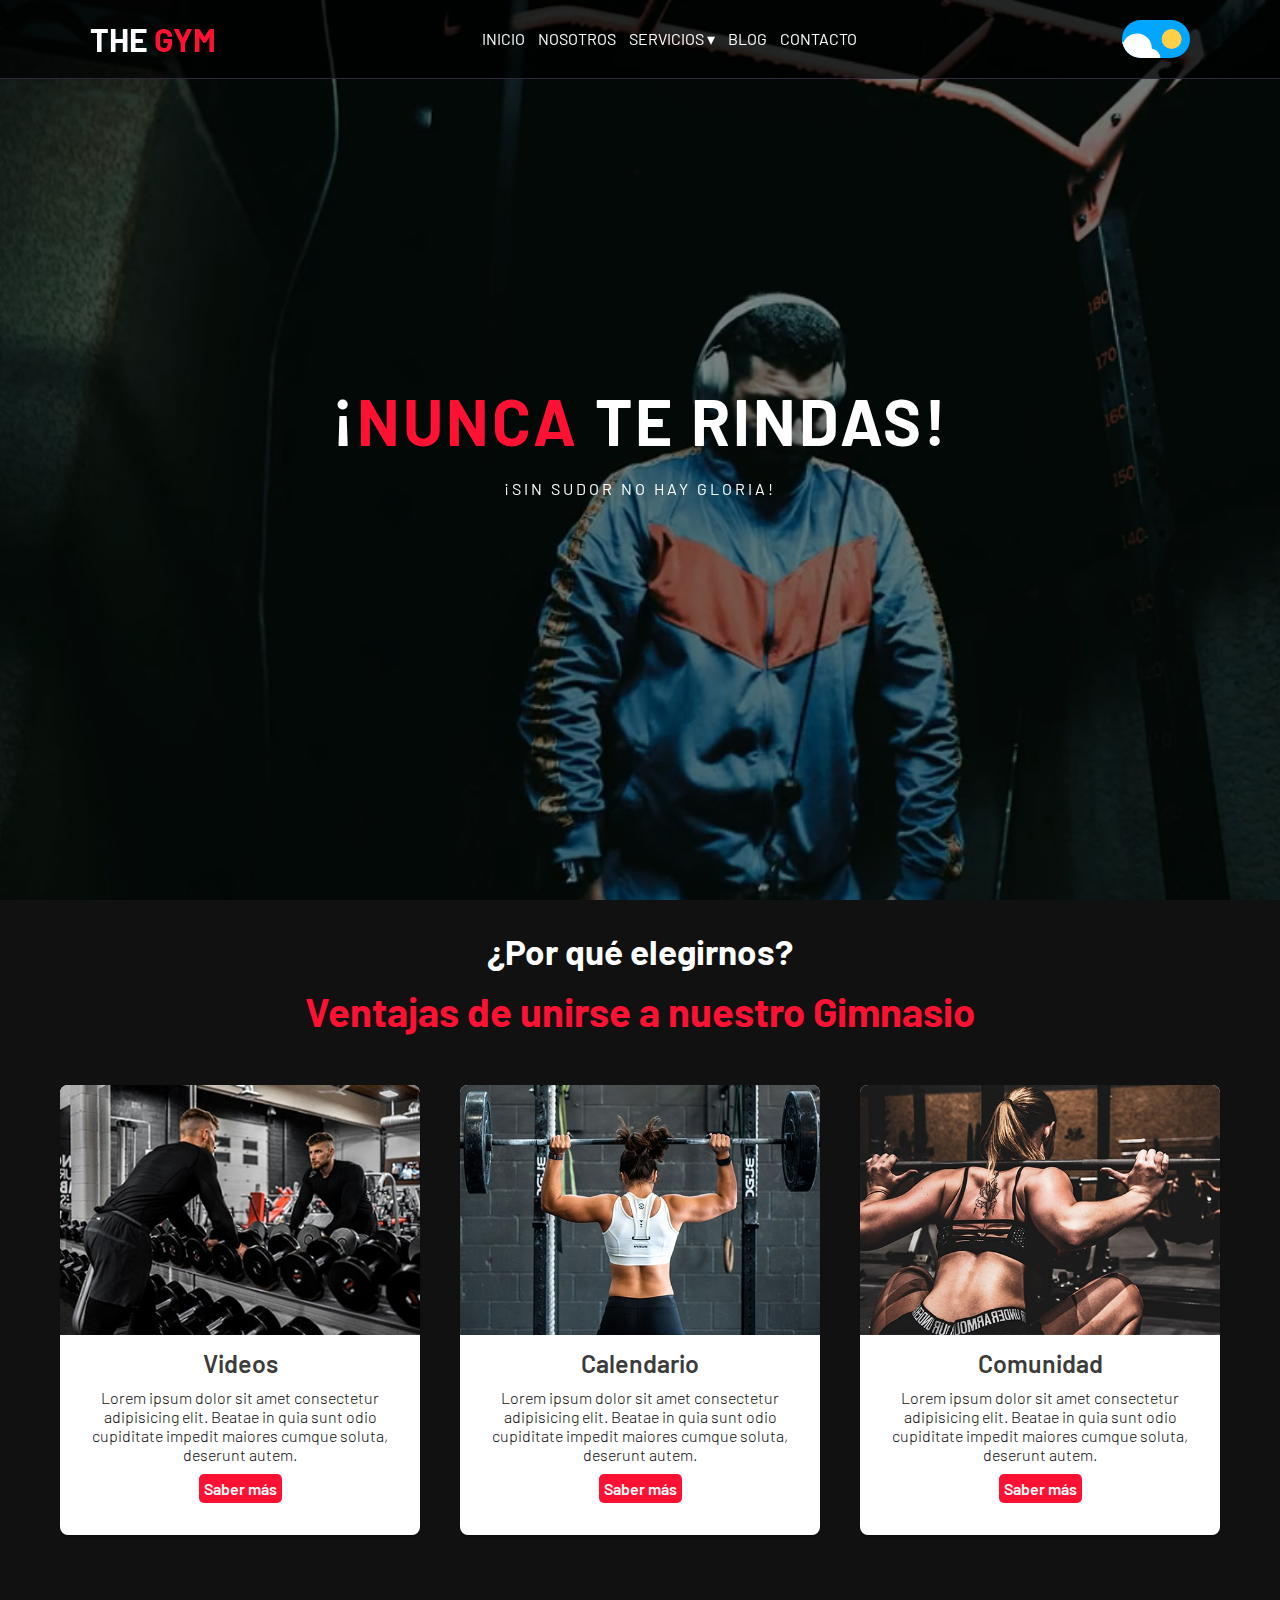
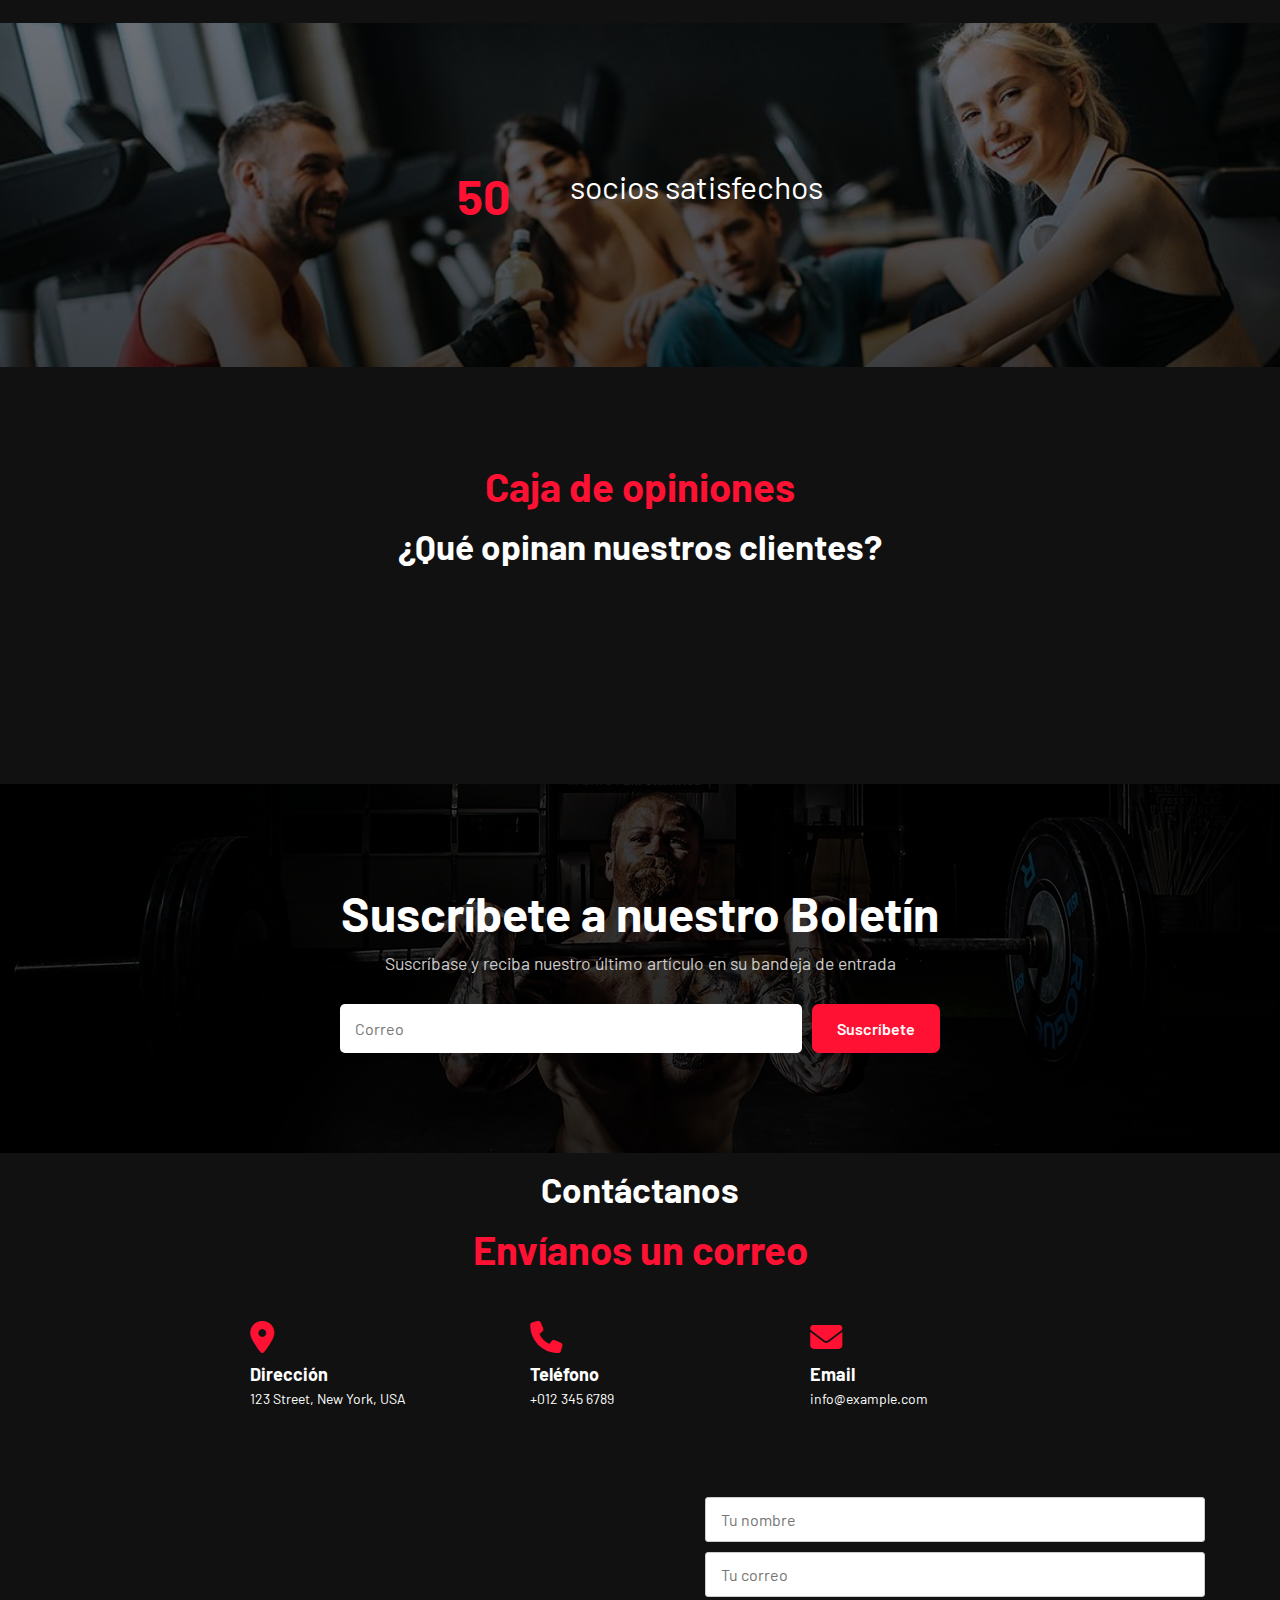
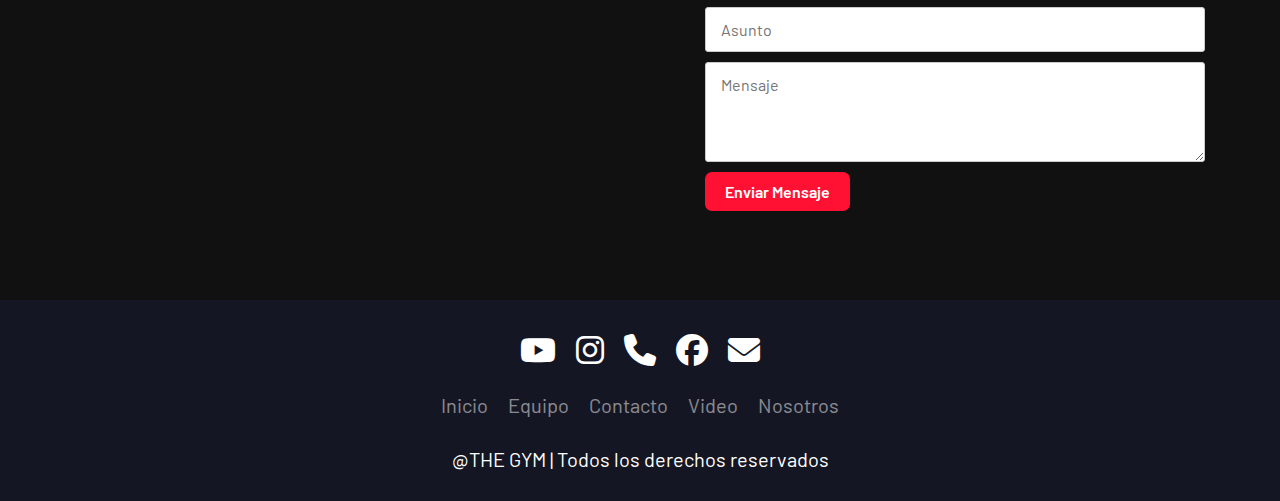
<file: index.html>
<!DOCTYPE html>
<html lang="es">
  <head>
    <meta charset="UTF-8" />
    <meta name="viewport" content="width=device-width, initial-scale=1.0" />
    <!-- Font Awesome  -->
    <link
      rel="stylesheet"
      href="https://cdnjs.cloudflare.com/ajax/libs/font-awesome/6.7.2/css/all.min.css"
      integrity="sha512-Evv84Mr4kqVGRNSgIGL/F/aIDqQb7xQ2vcrdIwxfjThSH8CSR7PBEakCr51Ck+w+/U6swU2Im1vVX0SVk9ABhg=="
      crossorigin="anonymous"
      referrerpolicy="no-referrer"
    />
    <title>THE GYM</title>
    <!-- FAVICON  -->
    <link rel="icon" href="images/favicon.png" type="image/png" />
    <!-- CSS  -->
    <link rel="stylesheet" href="css/style.css" />
    <link rel="stylesheet" href="css/dark-mode.css" />
  </head>
  <body>
    <!--MENU-->
    <div class="contenedor-header">
      <header>
        <h1>
          <a href="index.html" class="logo-link"
            >THE <span class="txtRojo">GYM</span></a
          >
        </h1>
        <nav id="nav">
          <a href="index.html" onclick="seleccionar()">Inicio</a>
          <a href="nosotros.html" onclick="seleccionar()">Nosotros</a>
          <div class="dropdown">
            <a href="" onclick="seleccionar()">Servicios ▾</a>
            <div class="submenu">
              <a href="clase.html">Clases</a>
              <a href="entrenador.html">Entrenadores</a>
              <a href="precios.html">Precios</a>
            </div>
          </div>
          <a href="blog.html" onclick="seleccionar()">Blog</a>
          <a href="contacto.html" onclick="seleccionar()">Contacto</a>
        </nav>
        <!--BOTON-DARK-MODE-->
        <label class="switch">
          <input checked="true" id="checkbox" type="checkbox" />
          <span class="slider">
            <div class="star star_1"></div>
            <div class="star star_2"></div>
            <div class="star star_3"></div>
            <svg viewBox="0 0 16 16" class="cloud_1 cloud">
              <path
                transform="matrix(.77976 0 0 .78395-299.99-418.63)"
                fill="#fff"
                d="m391.84 540.91c-.421-.329-.949-.524-1.523-.524-1.351 0-2.451 1.084-2.485 2.435-1.395.526-2.388 1.88-2.388 3.466 0 1.874 1.385 3.423 3.182 3.667v.034h12.73v-.006c1.775-.104 3.182-1.584 3.182-3.395 0-1.747-1.309-3.186-2.994-3.379.007-.106.011-.214.011-.322 0-2.707-2.271-4.901-5.072-4.901-2.073 0-3.856 1.202-4.643 2.925"
              ></path>
            </svg>
          </span>
        </label>
        <!--Icono del menu responsive-->
        <div
          id="icono-nav"
          class="nav-responsive"
          onclick="mostrarOcultarMenu()"
        >
          <i class="fa-solid fa-bars"></i>
        </div>
      </header>
    </div>

    <!--SECCION INICIO-->
    <section id="inicio" class="inicio">
      <!--Video-->
      <video class="inicio-video" autoplay muted loop playsinline>
        <source src="media/hero.mp4" type="video/mp4" />
        Tu navegador no soporta videos en HTML5.
      </video>
      <div class="inicio-overlay">
        <div class="inicio-seccion">
          <div class="info">
            <h2>¡<span class="txtRojo">NUNCA </span>TE RINDAS!</h2>
            <p>¡Sin sudor no hay gloria!</p>
          </div>
        </div>
      </div>
    </section>

    <!--SECCION CARDS-->
    <div class="beneficios-seccion">
      <div class="titulos">
        <h4 class="subtitulo">¿Por qué elegirnos?</h4>
        <h4 class="titulo">Ventajas de unirse a nuestro Gimnasio</h4>
      </div>
      <div class="cards-seccion">
        <div class="card">
          <img src="images/cards/card-1.jpg" alt="Card 1" />
          <h4>Videos</h4>
          <p>
            Lorem ipsum dolor sit amet consectetur adipisicing elit. Beatae in
            quia sunt odio cupiditate impedit maiores cumque soluta, deserunt
            autem.
          </p>
          <a href="">Saber más</a>
        </div>

        <div class="card">
          <img src="images/cards/card-2.jpg" alt="Card 2" />
          <h4>Calendario</h4>
          <p>
            Lorem ipsum dolor sit amet consectetur adipisicing elit. Beatae in
            quia sunt odio cupiditate impedit maiores cumque soluta, deserunt
            autem.
          </p>
          <a href="">Saber más</a>
        </div>

        <div class="card">
          <img src="images/cards/card-3.jpg" alt="Card 3" />
          <h4>Comunidad</h4>
          <p>
            Lorem ipsum dolor sit amet consectetur adipisicing elit. Beatae in
            quia sunt odio cupiditate impedit maiores cumque soluta, deserunt
            autem.
          </p>
          <a href="">Saber más</a>
        </div>
      </div>
    </div>

    <!--CONTADOR ANIMADO-->
    <div class="contador-container">
      <div class="contador">
        <span class="numeros">
          <div>50</div>
          <div>100</div>
          <div>150</div>
          <div>200</div>
          <div>250</div>
          <div>300</div>
          <div>350</div>
          <div>400</div>
          <div>450</div>
          <div>+500</div>
        </span>
      </div>
      <div class="texto">socios satisfechos</div>
    </div>

    <!--SECCION TESTIMONIOS-->
    <section class="testimonios">
      <h4 class="titulo">Caja de opiniones</h4>
      <h4 class="subtitulo">¿Qué opinan nuestros clientes?</h4>
      <div class="carrusel">
        <div class="slide">
          <img src="images/testimonios/testimonios-1.jpg" alt="testimonios-1" />
          <div class="contenido">
            <p>
              "No solo cambié mi cuerpo, cambié mi estilo de vida. Gracias al
              seguimiento personalizado y a la comunidad que se genera, ahora
              entrenar es parte de mi rutina diaria."
            </p>
            <h4>Héctor Rodriguez</h4>
          </div>
        </div>
        <div class="slide">
          <img src="images/testimonios/testimonios-2.jpg" alt="testimonios-2" />
          <div class="contenido">
            <p>
              "Llevo entrenando aquí desde hace 8 meses y nunca me había sentido
              tan motivado. Los entrenadores están siempre atentos y me han
              ayudado a lograr objetivos que antes me parecían imposibles."
            </p>
            <h4>Andrew Garfield</h4>
          </div>
        </div>
        <div class="slide">
          <img src="images/testimonios/testimonios-3.jpg" alt="testimonios-3" />
          <div class="contenido">
            <p>
              "Después de años de inactividad, este gimnasio me ayudó a retomar
              el ejercicio de manera progresiva y segura. Noté los cambios en
              pocas semanas. ¡Recomendado 100%!"
            </p>
            <h4>Kim Min-jun</h4>
          </div>
        </div>
        <div class="slide">
          <img src="images/testimonios/testimonios-4.jpg" alt="testimonios-4" />
          <div class="contenido">
            <p>
              "Me encanta el ambiente del gimnasio. Hay buena onda, los equipos
              son modernos y limpios, y además las clases grupales son super
              divertidas. ¡Ahora entrenar es la mejor parte de mi día!"
            </p>
            <h4>Mario Carrera</h4>
          </div>
        </div>
      </div>
    </section>

    <!--NEWSLETTER-->
    <section class="newsletter-container">
      <div class="newsletter-contenido">
        <h2>Suscríbete a nuestro Boletín</h2>
        <p>
          Suscríbase y reciba nuestro último artículo en su bandeja de entrada
        </p>
        <form class="newsletter-form">
          <input type="email" placeholder="Correo" required />
          <button type="submit">Suscríbete</button>
        </form>
      </div>
    </section>

    <!--CONTACTO-->
    <h5 class="subtitulo">Contáctanos</h5>
    <h1 class="titulo">Envíanos un correo</h1>
    <div class="contacto-container">
      <div class="caja-contacto">
        <i class="fas fa-map-marker-alt"></i>
        <h4>Dirección</h4>
        <p>123 Street, New York, USA</p>
      </div>
      <div class="caja-contacto">
        <i class="fa-solid fa-phone"></i>
        <h4>Teléfono</h4>
        <p>+012 345 6789</p>
      </div>
      <div class="caja-contacto">
        <i class="fas fa-envelope"></i>
        <h4>Email</h4>
        <p>info@example.com</p>
      </div>
    </div>
    <!--MAPA Y FORMULARIO-->
    <div class="mapa-form-container">
      <div class="mapa">
        <iframe
          src="https://www.google.com/maps/embed?pb=!1m18!1m12!1m3!1d24137.341280152208!2d-74.0060157!3d40.7127281!2m3!1f0!2f0!3f0!3m2!1i1024!2i768!4f13.1!3m3!1m2!1s0x0%3A0x0!2zNDDCsDQyJzQ2LjEiTiA3NMKwMDAnMzUuNSJX!5e0!3m2!1sen!2sus!4v1616725399797!5m2!1sen!2sus"
          allowfullscreen=""
          loading="lazy"
        >
        </iframe>
      </div>

      <!-- FORMULARIO -->
      <form class="contacto-form">
        <input type="text" placeholder="Tu nombre" required />
        <input type="email" placeholder="Tu correo" required />
        <input type="text" placeholder="Asunto" required />
        <textarea placeholder="Mensaje" required></textarea>
        <button type="submit">Enviar Mensaje</button>
      </form>
    </div>

    <!--FOOTER-->
    <footer class="footer">
      <ul class="social-icon">
        <li class="icon-elemento">
          <a href="" class="icon">
            <i class="fa-brands fa-youtube"></i>
          </a>
        </li>
        <li class="icon-elemento">
          <a href="" class="icon">
            <i class="fa-brands fa-instagram"></i>
          </a>
        </li>
        <li class="icon-elemento">
          <a href="" class="icon">
            <i class="fa-solid fa-phone"></i>
          </a>
        </li>
        <li class="icon-elemento">
          <a href="" class="icon">
            <i class="fa-brands fa-facebook"></i>
          </a>
        </li>
        <li class="icon-elemento">
          <a href="" class="icon">
            <i class="fa-solid fa-envelope"></i>
          </a>
        </li>
      </ul>
      <ul class="menu">
        <li class="menu-elemento">
          <a href="" class="menu-icon"> Inicio </a>
        </li>
        <li class="menu-elemento">
          <a href="" class="menu-icon"> Equipo </a>
        </li>
        <li class="menu-elemento">
          <a href="" class="menu-icon"> Contacto </a>
        </li>
        <li class="menu-elemento">
          <a href="" class="menu-icon"> Video </a>
        </li>
        <li class="menu-elemento">
          <a href="" class="menu-icon"> Nosotros </a>
        </li>
      </ul>
      <p class="text-footer">@THE GYM | Todos los derechos reservados</p>
    </footer>
    <!--SCROLL-->
    <a href="#" class="scroll">
      <i class="fa-solid fa-angles-up"></i>
    </a>
    <!--SCRIPT-->
    <script src="js/script.js"></script>
  </body>
</html>
</file>
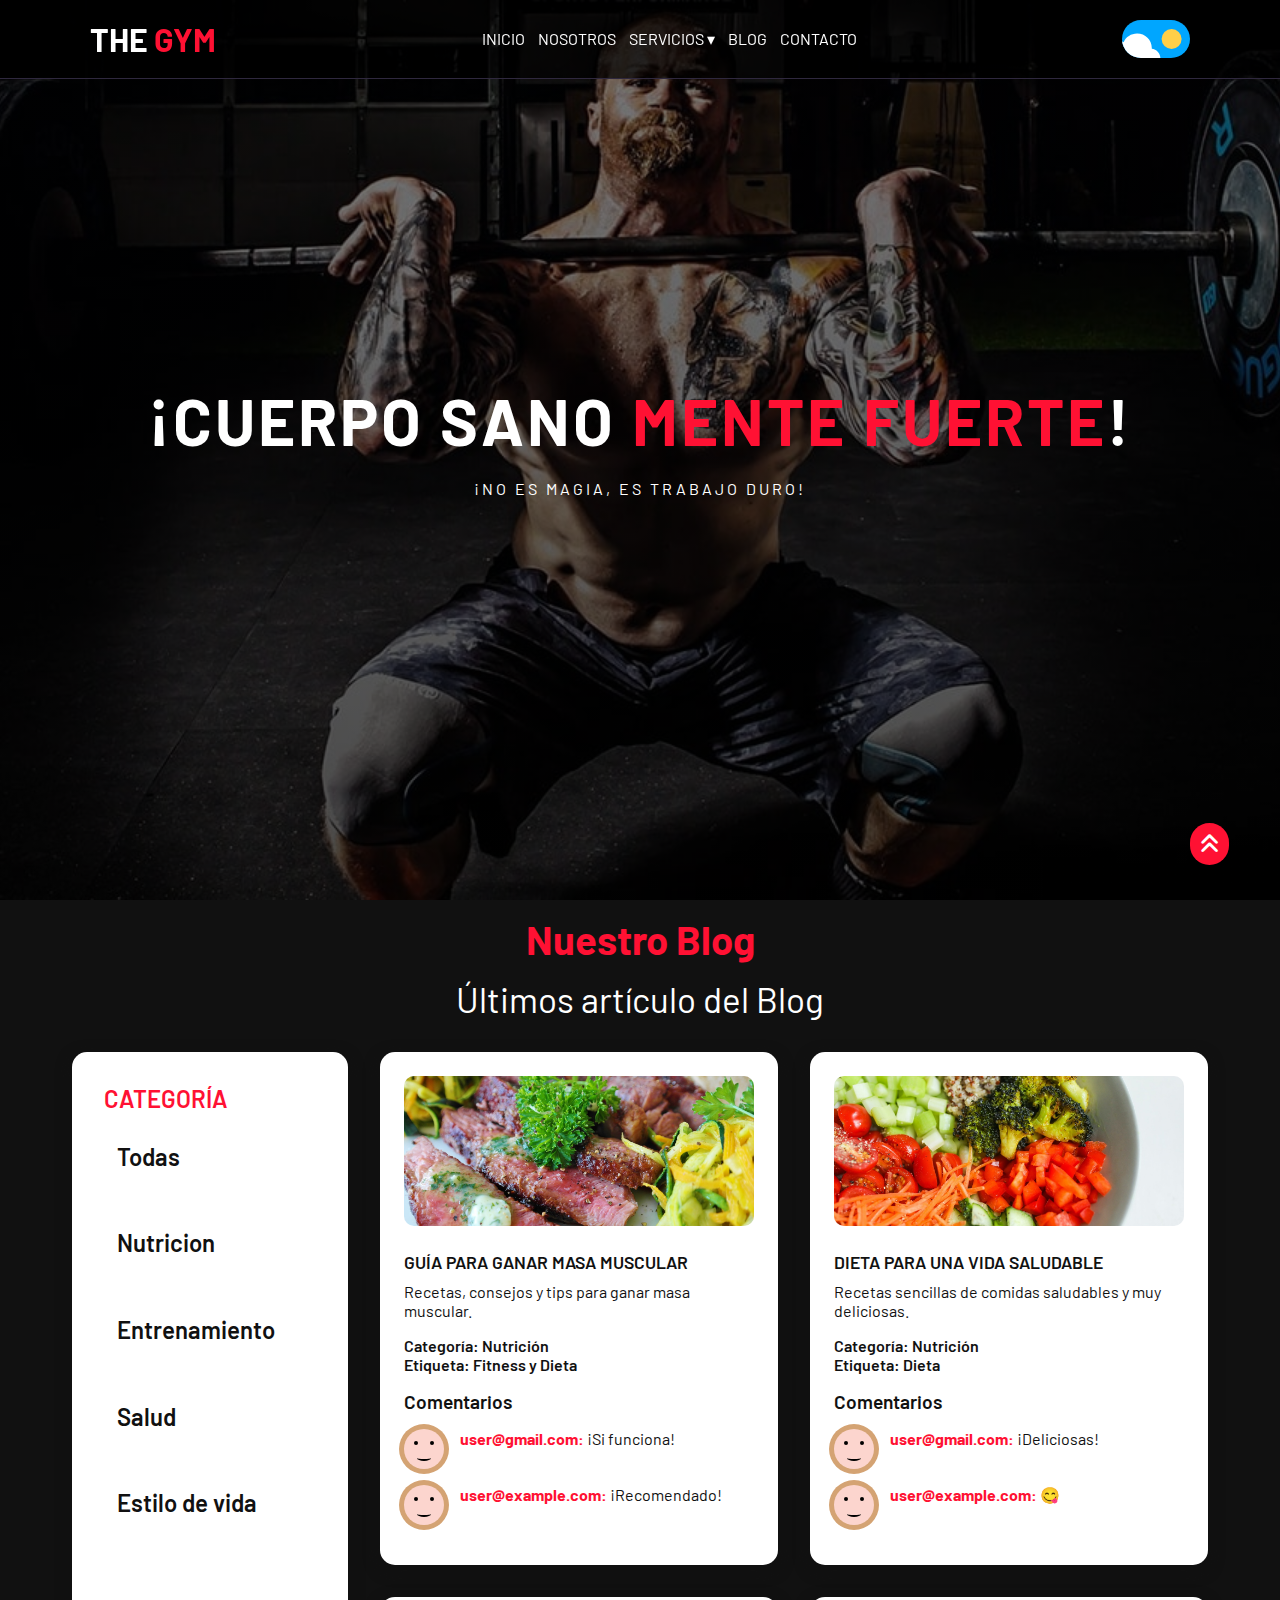
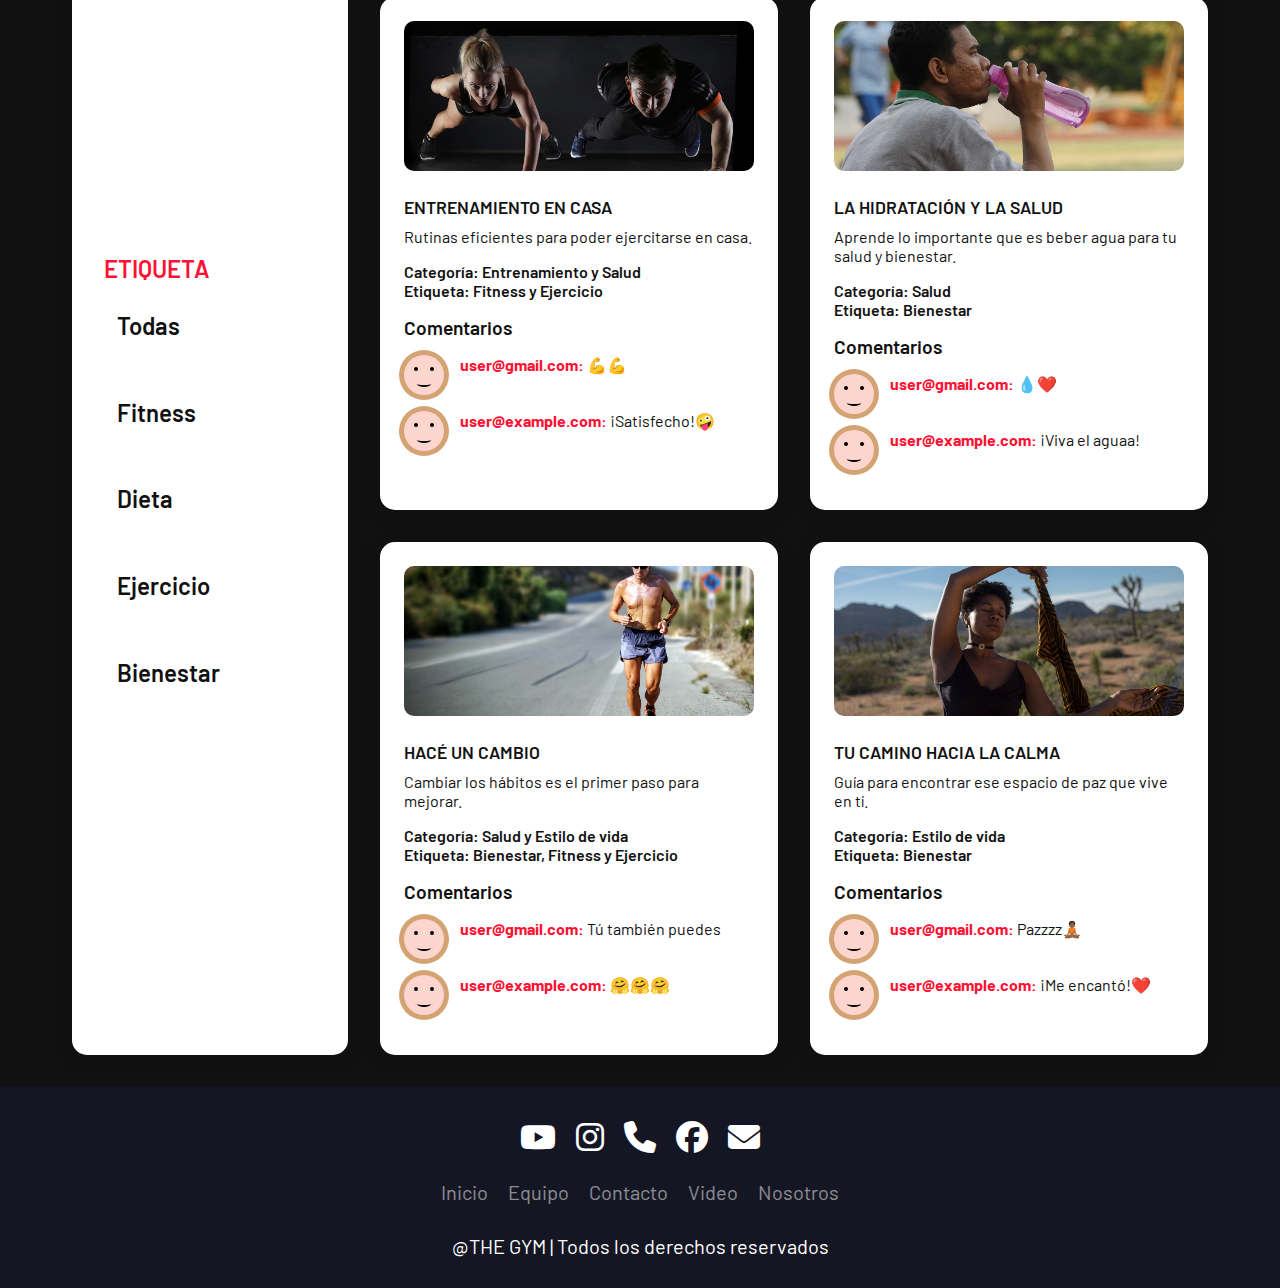
<file: blog.html>
<!DOCTYPE html>
<html lang="es">
  <head>
    <meta charset="UTF-8" />
    <meta name="viewport" content="width=device-width, initial-scale=1.0" />
    <!-- Font Awesome  -->
    <link
      rel="stylesheet"
      href="https://cdnjs.cloudflare.com/ajax/libs/font-awesome/6.7.2/css/all.min.css"
      integrity="sha512-Evv84Mr4kqVGRNSgIGL/F/aIDqQb7xQ2vcrdIwxfjThSH8CSR7PBEakCr51Ck+w+/U6swU2Im1vVX0SVk9ABhg=="
      crossorigin="anonymous"
      referrerpolicy="no-referrer"
    />
    <title>THE GYM</title>
    <!-- FAVICON  -->
    <link rel="icon" href="images/favicon.png" type="image/png" />
    <!--CSS-->
    <link rel="stylesheet" href="css/style.css" />
    <link rel="stylesheet" href="css/blog.css" />
    <link rel="stylesheet" href="css/dark-mode.css" />
  </head>
  <body>
    <!--MENU-->
    <div class="contenedor-header">
      <header>
        <h1>
          <a href="index.html" class="logo-link"
            >THE <span class="txtRojo">GYM</span></a
          >
        </h1>
        <nav id="nav">
          <a href="index.html" onclick="seleccionar()">Inicio</a>
          <a href="nosotros.html" onclick="seleccionar()">Nosotros</a>
          <div class="dropdown">
            <a href="" onclick="seleccionar()">Servicios ▾</a>
            <div class="submenu">
              <a href="clase.html">Clases</a>
              <a href="entrenador.html">Entrenadores</a>
              <a href="precios.html">Precios</a>
            </div>
          </div>
          <a href="blog.html" onclick="seleccionar()">Blog</a>
          <a href="contacto.html" onclick="seleccionar()">Contacto</a>
        </nav>
        <!--BOTON-DARK-MODE-->
        <label class="switch">
          <input checked="true" id="checkbox" type="checkbox" />
          <span class="slider">
            <div class="star star_1"></div>
            <div class="star star_2"></div>
            <div class="star star_3"></div>
            <svg viewBox="0 0 16 16" class="cloud_1 cloud">
              <path
                transform="matrix(.77976 0 0 .78395-299.99-418.63)"
                fill="#fff"
                d="m391.84 540.91c-.421-.329-.949-.524-1.523-.524-1.351 0-2.451 1.084-2.485 2.435-1.395.526-2.388 1.88-2.388 3.466 0 1.874 1.385 3.423 3.182 3.667v.034h12.73v-.006c1.775-.104 3.182-1.584 3.182-3.395 0-1.747-1.309-3.186-2.994-3.379.007-.106.011-.214.011-.322 0-2.707-2.271-4.901-5.072-4.901-2.073 0-3.856 1.202-4.643 2.925"
              ></path>
            </svg>
          </span>
        </label>
        <!--Icono del menu responsive-->
        <div
          id="icono-nav"
          class="nav-responsive"
          onclick="mostrarOcultarMenu()"
        >
          <i class="fa-solid fa-bars"></i>
        </div>
      </header>
    </div>
    <!--SECCION INICIO-->
    <section id="principal-container" class="principal-container">
      <div class="principal-seccion">
        <div class="info">
          <h2>¡CUERPO SANO <span class="txtRojo">MENTE FUERTE</span>!</h2>
          <p>¡No es magia, es trabajo duro!</p>
        </div>
      </div>
    </section>

    <!--SECCION-BLOG-->
    <h2 class="titulo">Nuestro Blog</h2>
    <p class="subtitulo">Últimos artículo del Blog</p>
    <div class="blog-container">
      <!--CATEGORIAS-->
      <input type="radio" name="categoria" id="todas" checked />
      <input type="radio" name="categoria" id="nutricion" />
      <input type="radio" name="categoria" id="entrenamiento" />
      <input type="radio" name="categoria" id="salud" />
      <input type="radio" name="categoria" id="estilo-vida" />
      <!--TAGS-->
      <input type="radio" name="tag" id="tag-todas" />
      <input type="radio" name="tag" id="fitness" />
      <input type="radio" name="tag" id="dieta" />
      <input type="radio" name="tag" id="ejercicio" />
      <input type="radio" name="tag" id="bienestar" />
      <aside class="barra-filtros">
        <h2>CATEGORÍA</h2>
        <div class="categorias">
          <ul>
            <li><label for="todas">Todas</label></li>
            <li><label for="nutricion">Nutricion</label></li>
            <li><label for="entrenamiento">Entrenamiento</label></li>
            <li><label for="salud">Salud</label></li>
            <li><label for="estilo-vida">Estilo de vida</label></li>
          </ul>
        </div>
        <div class="tags">
          <h2>ETIQUETA</h2>
          <ul>
            <li><label for="tag-todas">Todas</label></li>
            <li><label for="fitness">Fitness</label></li>
            <li><label for="dieta">Dieta</label></li>
            <li><label for="ejercicio">Ejercicio</label></li>
            <li><label for="bienestar">Bienestar</label></li>
          </ul>
        </div>
      </aside>

      <!--ARTICULOS-->
      <section class="articulos">
        <!--ARTICULO-1-->
        <article
          class="articulo revelar"
          data-category="nutricion"
          data-tags="fitness dieta"
        >
          <img src="images/blog/nutricion.jpg" alt="articulo-1" />
          <h2><a href="">Guía para ganar masa muscular</a></h2>
          <p>Recetas, consejos y tips para ganar masa muscular.</p>
          <div class="tipo-articulo">
            <span> Categoría: Nutrición</span>
            <span>Etiqueta: Fitness y Dieta</span>
          </div>
          <div class="comentarios">
            <h3>Comentarios</h3>
            <div class="comentario">
              <div class="avatar"><span></span></div>
              <p><strong>user@gmail.com: </strong>¡Si funciona!</p>
            </div>
            <div class="comentario">
              <div class="avatar"><span></span></div>
              <p><strong>user@example.com: </strong>¡Recomendado!</p>
            </div>
          </div>
        </article>
        <!--ARTICULO-2-->
        <article
          class="articulo revelar"
          data-category="nutricion"
          data-tags="dieta"
        >
          <img src="images/blog/comida-nutritiva.jpg" alt="articulo-2" />
          <h2><a href="">Dieta para una vida saludable</a></h2>
          <p>Recetas sencillas de comidas saludables y muy deliciosas.</p>
          <div class="tipo-articulo">
            <span>Categoría: Nutrición</span>
            <span>Etiqueta: Dieta</span>
          </div>
          <div class="comentarios">
            <h3>Comentarios</h3>
            <div class="comentario">
              <div class="avatar"><span></span></div>
              <p><strong>user@gmail.com: </strong>¡Deliciosas!</p>
            </div>
            <div class="comentario">
              <div class="avatar"><span></span></div>
              <p><strong>user@example.com: </strong>😋​</p>
            </div>
          </div>
        </article>
        <!--ARTICULO-3-->
        <article
          class="articulo revelar"
          data-category="entrenamiento salud"
          data-tags="fitness ejercicio"
        >
          <img src="images/blog/entrenamiento-casa.jpg" alt="articulo-3" />
          <h2><a href="">Entrenamiento en casa</a></h2>
          <p>Rutinas eficientes para poder ejercitarse en casa.</p>
          <div class="tipo-articulo">
            <span>Categoría: Entrenamiento y Salud</span>
            <span>Etiqueta: Fitness y Ejercicio</span>
          </div>
          <div class="comentarios">
            <h3>Comentarios</h3>
            <div class="comentario">
              <div class="avatar"><span></span></div>
              <p><strong>user@gmail.com: </strong>💪​💪​</p>
            </div>
            <div class="comentario">
              <div class="avatar"><span></span></div>
              <p><strong>user@example.com: </strong>¡Satisfecho!🤪​</p>
            </div>
          </div>
        </article>
        <!--ARTICULO-4-->
        <article
          class="articulo revelar"
          data-category="salud"
          data-tags="bienestar"
        >
          <img src="images/blog/hidratacion.jpg" alt="articulo-4" />
          <h2><a href="">La hidratación y la salud</a></h2>
          <p>
            Aprende lo importante que es beber agua para tu salud y bienestar.
          </p>
          <div class="tipo-articulo">
            <span>Categoría: Salud</span>
            <span>Etiqueta: Bienestar</span>
          </div>
          <div class="comentarios">
            <h3>Comentarios</h3>
            <div class="comentario">
              <div class="avatar"><span></span></div>
              <p><strong>user@gmail.com: </strong>💧​❤️​​</p>
            </div>
            <div class="comentario">
              <div class="avatar"><span></span></div>
              <p><strong>user@example.com: </strong>¡Viva el aguaa!​</p>
            </div>
          </div>
        </article>
        <!--ARTICULO-5-->
        <article
          class="articulo revelar"
          data-category="salud estilo-vida"
          data-tags="bienestar fitness ejercicio"
        >
          <img src="images/blog/estilo-vida.jpg" alt="articulo-5" />
          <h2><a href="">Hacé un cambio</a></h2>
          <p>Cambiar los hábitos es el primer paso para mejorar.</p>
          <div class="tipo-articulo">
            <span>Categoría: Salud y Estilo de vida</span>
            <span>Etiqueta: Bienestar, Fitness y Ejercicio</span>
          </div>
          <div class="comentarios">
            <h3>Comentarios</h3>
            <div class="comentario">
              <div class="avatar"><span></span></div>
              <p><strong>user@gmail.com: </strong>Tú también puedes​​​</p>
            </div>
            <div class="comentario">
              <div class="avatar"><span></span></div>
              <p><strong>user@example.com: </strong>🤗​🤗​🤗​​</p>
            </div>
          </div>
        </article>
        <!--ARTICULO-6-->
        <article
          class="articulo revelar"
          data-category="estilo-vida"
          data-tags="bienestar"
        >
          <img src="images/blog/meditacion.jpg" alt="articulo-6" />
          <h2><a href="">Tu camino hacia la calma</a></h2>
          <p>Guía para encontrar ese espacio de paz que vive en tí.</p>
          <div class="tipo-articulo">
            <span>Categoría: Estilo de vida</span>
            <span>Etiqueta: Bienestar</span>
          </div>
          <div class="comentarios">
            <h3>Comentarios</h3>
            <div class="comentario">
              <div class="avatar"><span></span></div>
              <p><strong>user@gmail.com: </strong>Pazzzz🧘🏾​​​​</p>
            </div>
            <div class="comentario">
              <div class="avatar"><span></span></div>
              <p><strong>user@example.com: </strong>¡Me encantó!❤️​​​</p>
            </div>
          </div>
        </article>
      </section>
    </div>
    <!--FOOTER-->
    <footer class="footer">
      <ul class="social-icon">
        <li class="icon-elemento">
          <a href="" class="icon">
            <i class="fa-brands fa-youtube"></i>
          </a>
        </li>
        <li class="icon-elemento">
          <a href="" class="icon">
            <i class="fa-brands fa-instagram"></i>
          </a>
        </li>
        <li class="icon-elemento">
          <a href="" class="icon">
            <i class="fa-solid fa-phone"></i>
          </a>
        </li>
        <li class="icon-elemento">
          <a href="" class="icon">
            <i class="fa-brands fa-facebook"></i>
          </a>
        </li>
        <li class="icon-elemento">
          <a href="" class="icon">
            <i class="fa-solid fa-envelope"></i>
          </a>
        </li>
      </ul>
      <ul class="menu">
        <li class="menu-elemento">
          <a href="" class="menu-icon"> Inicio </a>
        </li>
        <li class="menu-elemento">
          <a href="" class="menu-icon"> Equipo </a>
        </li>
        <li class="menu-elemento">
          <a href="" class="menu-icon"> Contacto </a>
        </li>
        <li class="menu-elemento">
          <a href="" class="menu-icon"> Video </a>
        </li>
        <li class="menu-elemento">
          <a href="" class="menu-icon"> Nosotros </a>
        </li>
      </ul>
      <p class="text-footer">@THE GYM | Todos los derechos reservados</p>
    </footer>
    <!--SCROLL-->
    <a href="#" class="scroll">
      <i class="fa-solid fa-angles-up"></i>
    </a>
    <!--SCRIPT-->
    <script src="js/script.js"></script>
  </body>
</html>
</file>
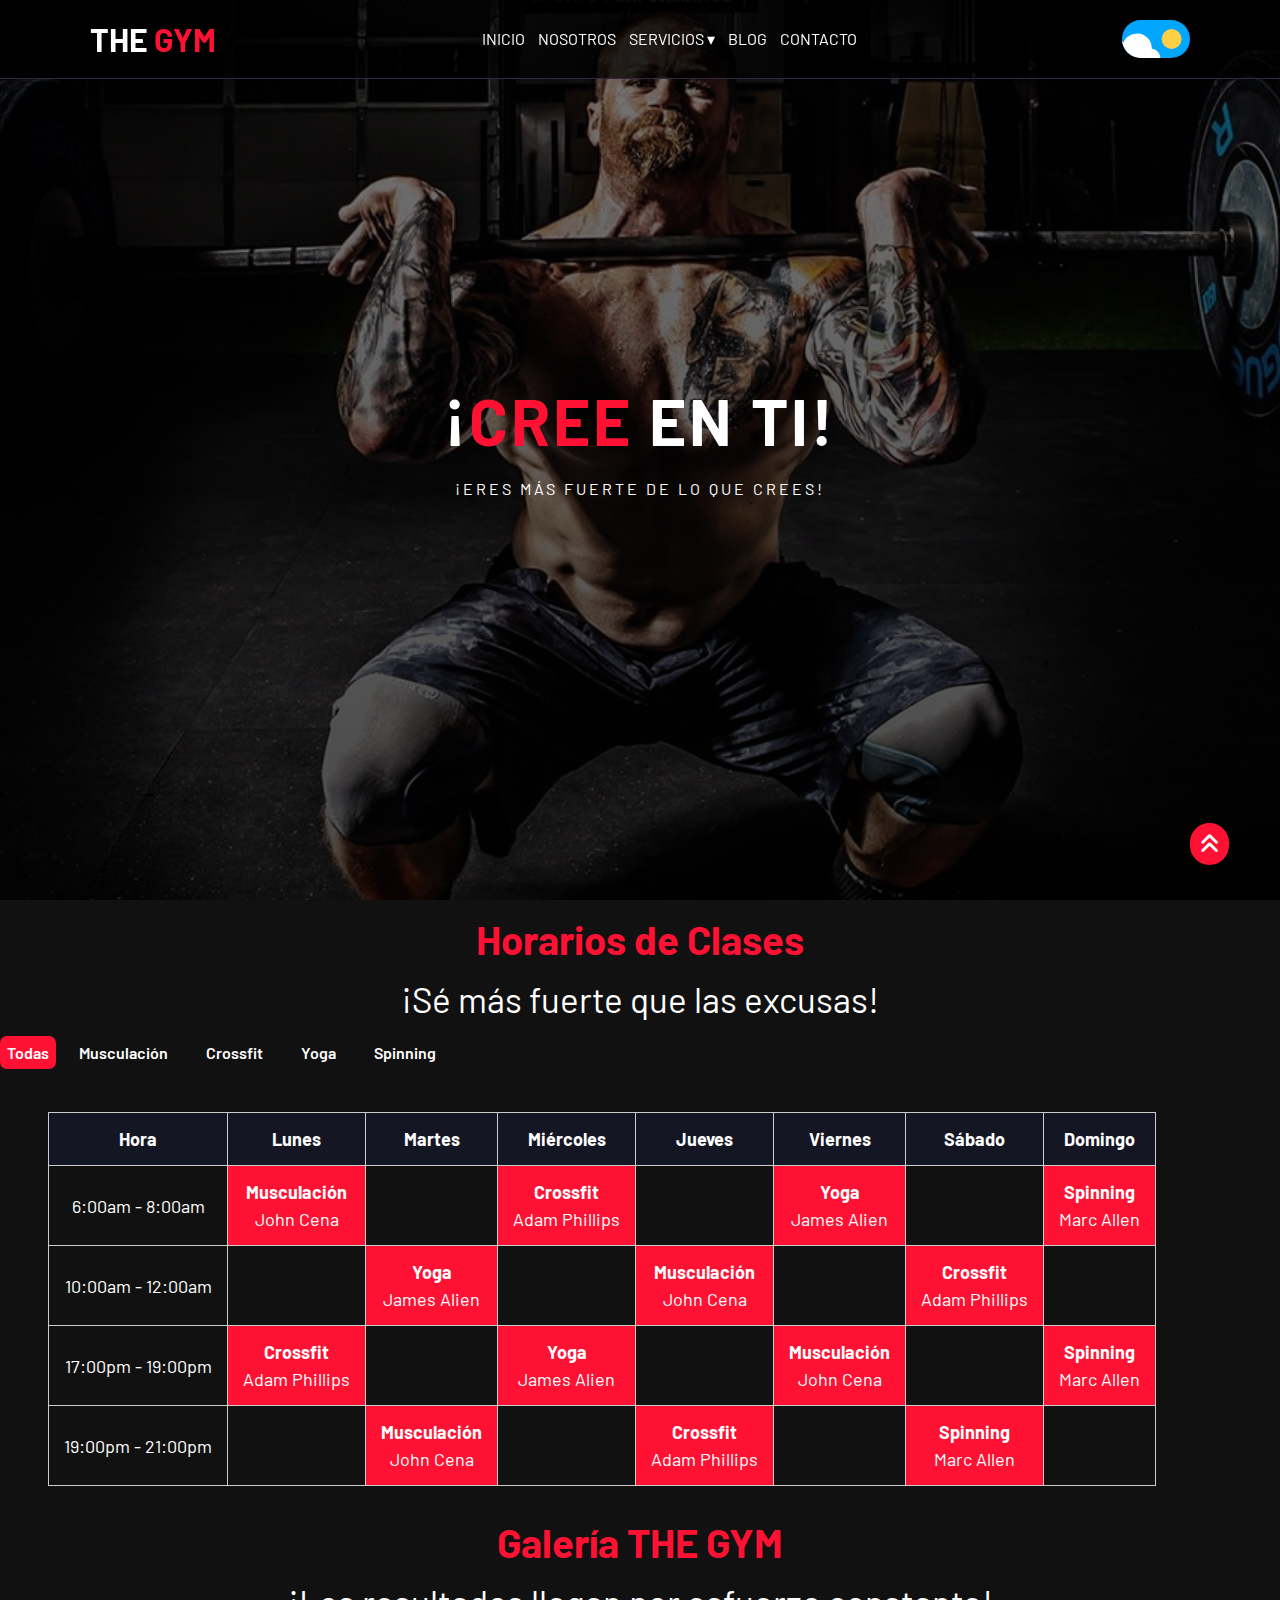
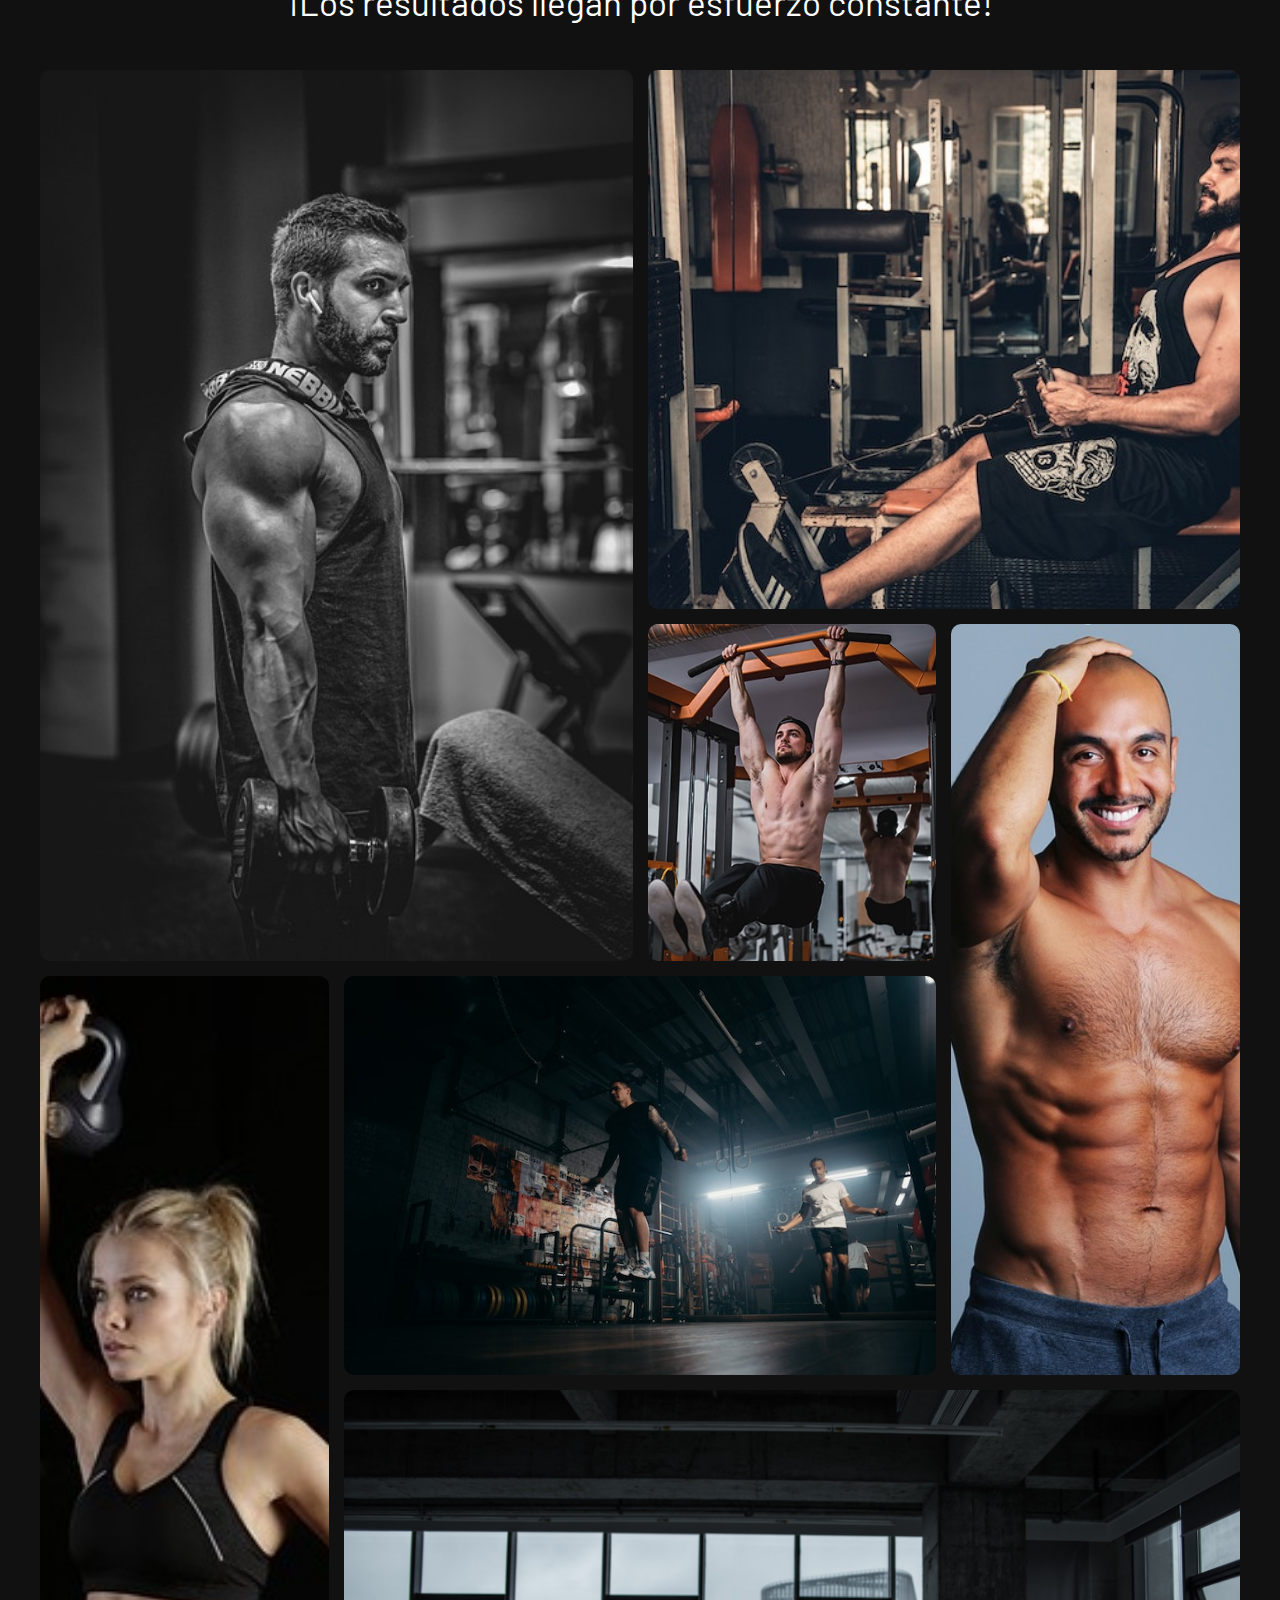
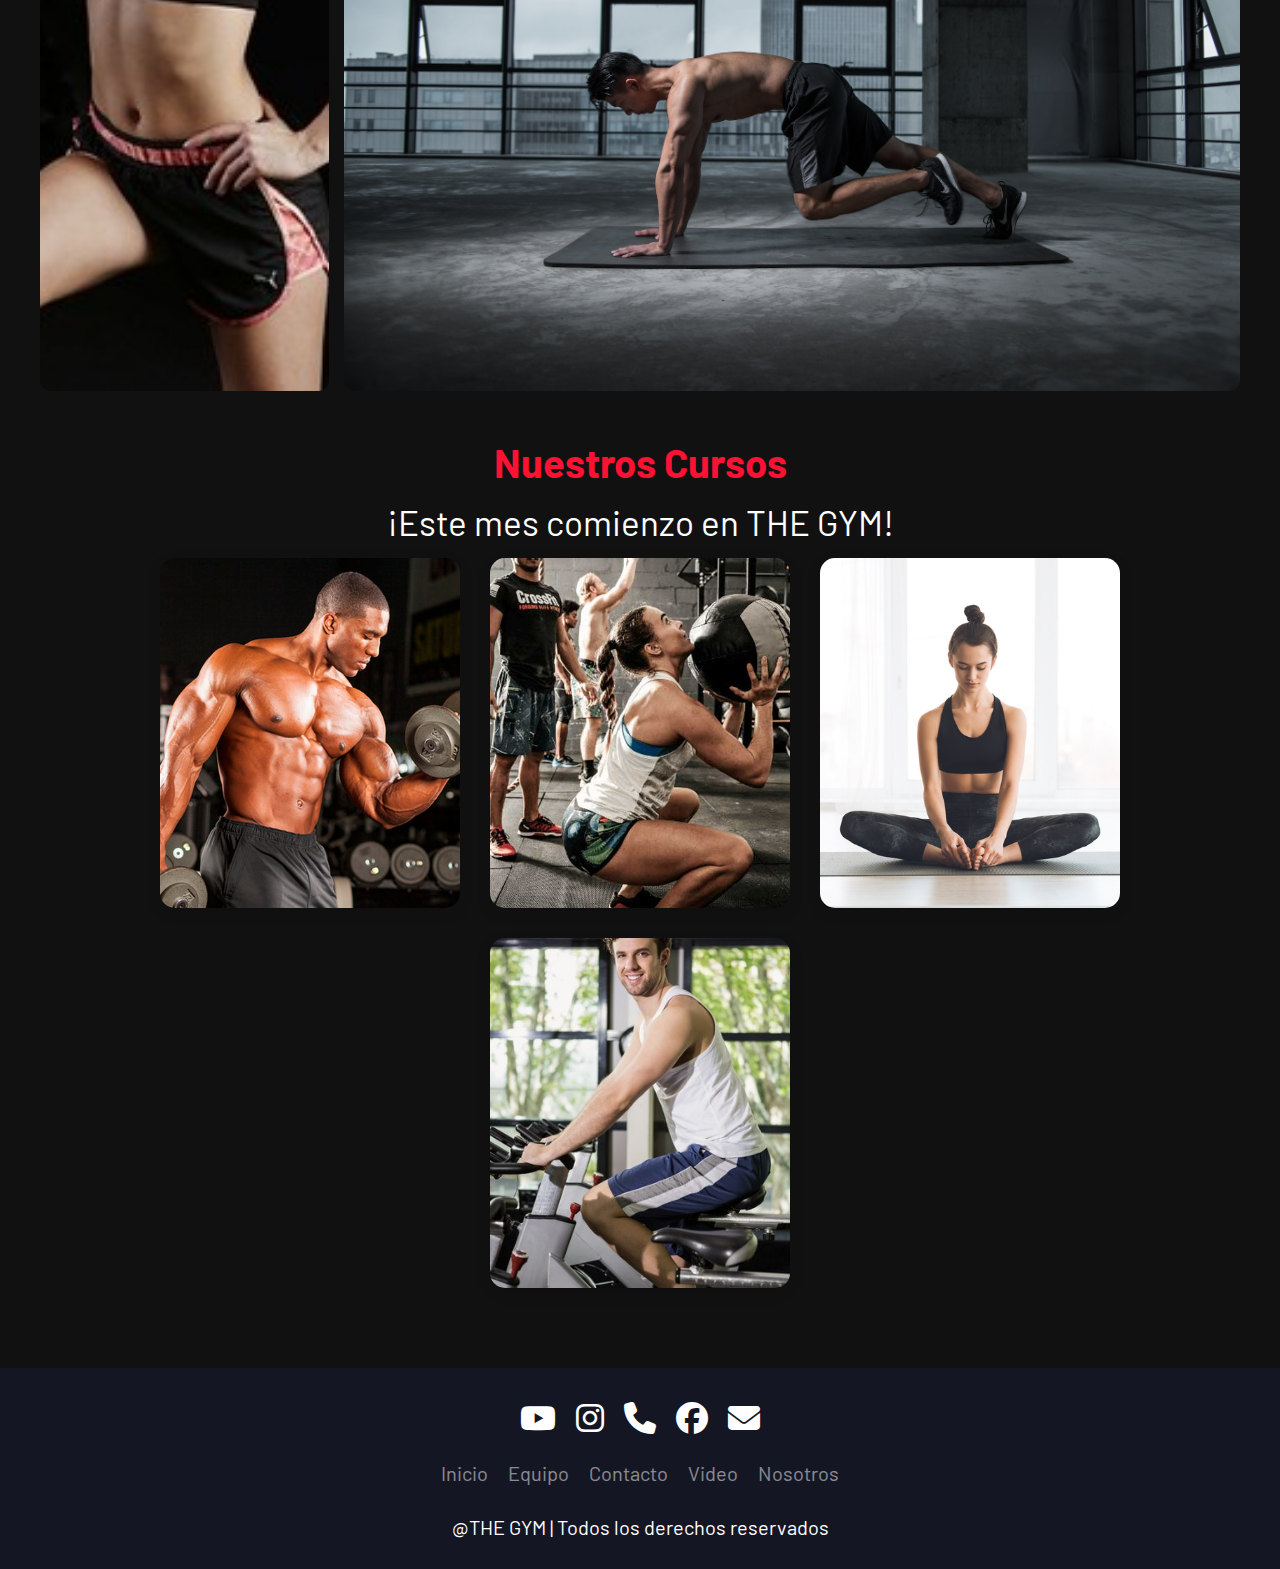
<file: clase.html>
<!DOCTYPE html>
<html lang="es">
  <head>
    <meta charset="UTF-8" />
    <meta name="viewport" content="width=device-width, initial-scale=1.0" />
    <!-- Font Awesome  -->
    <link
      rel="stylesheet"
      href="https://cdnjs.cloudflare.com/ajax/libs/font-awesome/6.7.2/css/all.min.css"
      integrity="sha512-Evv84Mr4kqVGRNSgIGL/F/aIDqQb7xQ2vcrdIwxfjThSH8CSR7PBEakCr51Ck+w+/U6swU2Im1vVX0SVk9ABhg=="
      crossorigin="anonymous"
      referrerpolicy="no-referrer"
    />
    <title>THE GYM</title>
    <!-- FAVICON  -->
    <link rel="icon" href="images/favicon.png" type="image/png" />
    <!-- CSS  -->
    <link rel="stylesheet" href="css/style.css" />
    <link rel="stylesheet" href="css/clases.css" />
    <link rel="stylesheet" href="css/dark-mode.css" />
  </head>
  <body>
    <!--MENU-->
    <div class="contenedor-header">
      <header>
        <h1>
          <a href="index.html" class="logo-link"
            >THE <span class="txtRojo">GYM</span></a
          >
        </h1>
        <nav id="nav">
          <a href="index.html" onclick="seleccionar()">Inicio</a>
          <a href="nosotros.html" onclick="seleccionar()">Nosotros</a>
          <div class="dropdown">
            <a href="" onclick="seleccionar()">Servicios ▾</a>
            <div class="submenu">
              <a href="clase.html">Clases</a>
              <a href="entrenador.html">Entrenadores</a>
              <a href="precios.html">Precios</a>
            </div>
          </div>
          <a href="blog.html" onclick="seleccionar()">Blog</a>
          <a href="contacto.html" onclick="seleccionar()">Contacto</a>
        </nav>
        <!--BOTON-DARK-MODE-->
        <label class="switch">
          <input checked="true" id="checkbox" type="checkbox" />
          <span class="slider">
            <div class="star star_1"></div>
            <div class="star star_2"></div>
            <div class="star star_3"></div>
            <svg viewBox="0 0 16 16" class="cloud_1 cloud">
              <path
                transform="matrix(.77976 0 0 .78395-299.99-418.63)"
                fill="#fff"
                d="m391.84 540.91c-.421-.329-.949-.524-1.523-.524-1.351 0-2.451 1.084-2.485 2.435-1.395.526-2.388 1.88-2.388 3.466 0 1.874 1.385 3.423 3.182 3.667v.034h12.73v-.006c1.775-.104 3.182-1.584 3.182-3.395 0-1.747-1.309-3.186-2.994-3.379.007-.106.011-.214.011-.322 0-2.707-2.271-4.901-5.072-4.901-2.073 0-3.856 1.202-4.643 2.925"
              ></path>
            </svg>
          </span>
        </label>
        <!--Icono del menu responsive-->
        <div
          id="icono-nav"
          class="nav-responsive"
          onclick="mostrarOcultarMenu()"
        >
          <i class="fa-solid fa-bars"></i>
        </div>
      </header>
    </div>

    <!--SECCION INICIO-->
    <section id="principal-container" class="principal-container">
      <div class="principal-seccion">
        <div class="info">
          <h2>¡<span class="txtRojo">CREE</span> EN TI!</h2>
          <p>¡Eres más fuerte de lo que crees!</p>
        </div>
      </div>
    </section>

    <!--SECCION CLASES-->
    <h2 class="titulo">Horarios de Clases</h2>
    <p class="subtitulo">¡Sé más fuerte que las excusas!</p>

    <input
      type="radio"
      class="input-filtro"
      name="filtro"
      id="f-todas"
      checked
    />
    <label for="f-todas" class="label-filtro">Todas</label>

    <input type="radio" class="input-filtro" name="filtro" id="f-musculacion" />
    <label for="f-musculacion" class="label-filtro">Musculación</label>

    <input type="radio" class="input-filtro" name="filtro" id="f-crossfit" />
    <label for="f-crossfit" class="label-filtro">Crossfit</label>

    <input type="radio" class="input-filtro" name="filtro" id="f-yoga" />
    <label for="f-yoga" class="label-filtro">Yoga</label>

    <input type="radio" class="input-filtro" name="filtro" id="f-spinning" />
    <label for="f-spinning" class="label-filtro">Spinning</label>

    <!--HORARIO SEMANAL-->
    <table>
      <tr>
        <th>Hora</th>
        <th>Lunes</th>
        <th>Martes</th>
        <th>Miércoles</th>
        <th>Jueves</th>
        <th>Viernes</th>
        <th>Sábado</th>
        <th>Domingo</th>
      </tr>
      <tr>
        <td>6:00am - 8:00am</td>
        <td class="musculacion"><span>Musculación</span>John Cena</td>
        <td></td>
        <td class="crossfit"><span>Crossfit</span>Adam Phillips</td>
        <td></td>
        <td class="yoga"><span>Yoga</span>James Alien</td>
        <td></td>
        <td class="spinning"><span>Spinning</span>Marc Allen</td>
      </tr>
      <tr>
        <td>10:00am - 12:00am</td>
        <td></td>
        <td class="yoga"><span>Yoga</span>James Alien</td>
        <td></td>
        <td class="musculacion"><span>Musculación</span>John Cena</td>
        <td></td>
        <td class="crossfit"><span>Crossfit</span>Adam Phillips</td>
        <td></td>
      </tr>
      <tr>
        <td>17:00pm - 19:00pm</td>
        <td class="crossfit"><span>Crossfit</span>Adam Phillips</td>
        <td></td>
        <td class="yoga"><span>Yoga</span>James Alien</td>
        <td></td>
        <td class="musculacion"><span>Musculación</span>John Cena</td>
        <td></td>
        <td class="spinning"><span>Spinning</span>Marc Allen</td>
      </tr>
      <tr>
        <td>19:00pm - 21:00pm</td>
        <td></td>
        <td class="musculacion"><span>Musculación</span>John Cena</td>
        <td></td>
        <td class="crossfit"><span>Crossfit</span>Adam Phillips</td>
        <td></td>
        <td class="spinning"><span>Spinning</span>Marc Allen</td>
        <td></td>
      </tr>
    </table>

    <!--SECCION GALERIA-MASONRY-->
    <h2 class="titulo">Galería THE GYM</h2>
    <p class="subtitulo">¡Los resultados llegan por esfuerzo constante!</p>
    <section class="masonry">
      <article class="galeria">
        <div class="img-a">
          <img
            src="images/galeria/f1.jpg"
            width="500"
            height="500"
            alt="Galeria 1"
          />
        </div>
        <div class="img-b">
          <img
            src="images/galeria/f2.jpg"
            width="500"
            height="250"
            alt="Galeria 2"
          />
        </div>
        <div class="img-c">
          <img
            src="images/galeria/f3.jpg"
            width="500"
            height="250"
            alt="Galeria 3"
          />
        </div>
        <div class="img-d">
          <img
            src="images/galeria/f4.jpg"
            width="250"
            height="500"
            alt="Galeria 4"
          />
        </div>
        <div class="img-e">
          <img
            src="images/galeria/f5.jpg"
            width="250"
            height="250"
            alt="Galeria 5"
          />
        </div>
        <div class="img-f">
          <img
            src="images/galeria/f6.jpg"
            width="250"
            height="500"
            alt="Galeria 6"
          />
        </div>
        <div class="img-g">
          <img
            src="images/galeria/f7.jpg"
            width="500"
            height="235"
            alt="Galeria 7"
          />
        </div>
      </article>
    </section>

    <!--SECCION CARDS CLASES -->
    <h2 class="titulo">Nuestros Cursos</h2>
    <p class="subtitulo">¡Este mes comienzo en THE GYM!</p>
    <div class="cards-clases">
      <div class="card">
        <img src="images/ejercicios/musculacion.png" alt="musculacion" />
        <div class="overlay">
          <h3>Musculación</h3>
          <p>Entrenador - Jhon Cena</p>
          <p>Lorem ipsum dolor sit amet, consectetur adipiscing elit.</p>
          <div class="price-tag">$50</div>
        </div>
      </div>
      <div class="card">
        <img src="images/ejercicios/crossfit.jpg" alt="crossfit" />
        <div class="overlay">
          <h3>Crossfit</h3>
          <p>Entrenador - Adam Phillips</p>
          <p>Lorem ipsum dolor sit amet, consectetur adipiscing elit.</p>
          <div class="price-tag">$65</div>
        </div>
      </div>
      <div class="card">
        <img src="images/ejercicios/yoga.jpg" alt="yoga" />
        <div class="overlay">
          <h3>Yoga</h3>
          <p>Entrenador - James Alien</p>
          <p>Lorem ipsum dolor sit amet, consectetur adipiscing elit.</p>
          <div class="price-tag">FREE</div>
        </div>
      </div>
      <div class="card">
        <img src="images/ejercicios/spinning.jpg" alt="spinning" />
        <div class="overlay">
          <h3>Spinning</h3>
          <p>Entrenador - Marc Allen</p>
          <p>Lorem ipsum dolor sit amet, consectetur adipiscing elit.</p>
          <div class="price-tag">$40</div>
        </div>
      </div>
    </div>

    <!--FOOTER-->
    <footer class="footer">
      <ul class="social-icon">
        <li class="icon-elemento">
          <a href="" class="icon">
            <i class="fa-brands fa-youtube"></i>
          </a>
        </li>
        <li class="icon-elemento">
          <a href="" class="icon">
            <i class="fa-brands fa-instagram"></i>
          </a>
        </li>
        <li class="icon-elemento">
          <a href="" class="icon">
            <i class="fa-solid fa-phone"></i>
          </a>
        </li>
        <li class="icon-elemento">
          <a href="" class="icon">
            <i class="fa-brands fa-facebook"></i>
          </a>
        </li>
        <li class="icon-elemento">
          <a href="" class="icon">
            <i class="fa-solid fa-envelope"></i>
          </a>
        </li>
      </ul>
      <ul class="menu">
        <li class="menu-elemento">
          <a href="" class="menu-icon"> Inicio </a>
        </li>
        <li class="menu-elemento">
          <a href="" class="menu-icon"> Equipo </a>
        </li>
        <li class="menu-elemento">
          <a href="" class="menu-icon"> Contacto </a>
        </li>
        <li class="menu-elemento">
          <a href="" class="menu-icon"> Video </a>
        </li>
        <li class="menu-elemento">
          <a href="" class="menu-icon"> Nosotros </a>
        </li>
      </ul>
      <p class="text-footer">@THE GYM | Todos los derechos reservados</p>
    </footer>
    <!--SCROLL-->
    <a href="#" class="scroll">
      <i class="fa-solid fa-angles-up"></i>
    </a>
    <!--SCRIPT-->
    <script src="js/script.js"></script>
  </body>
</html>
</file>
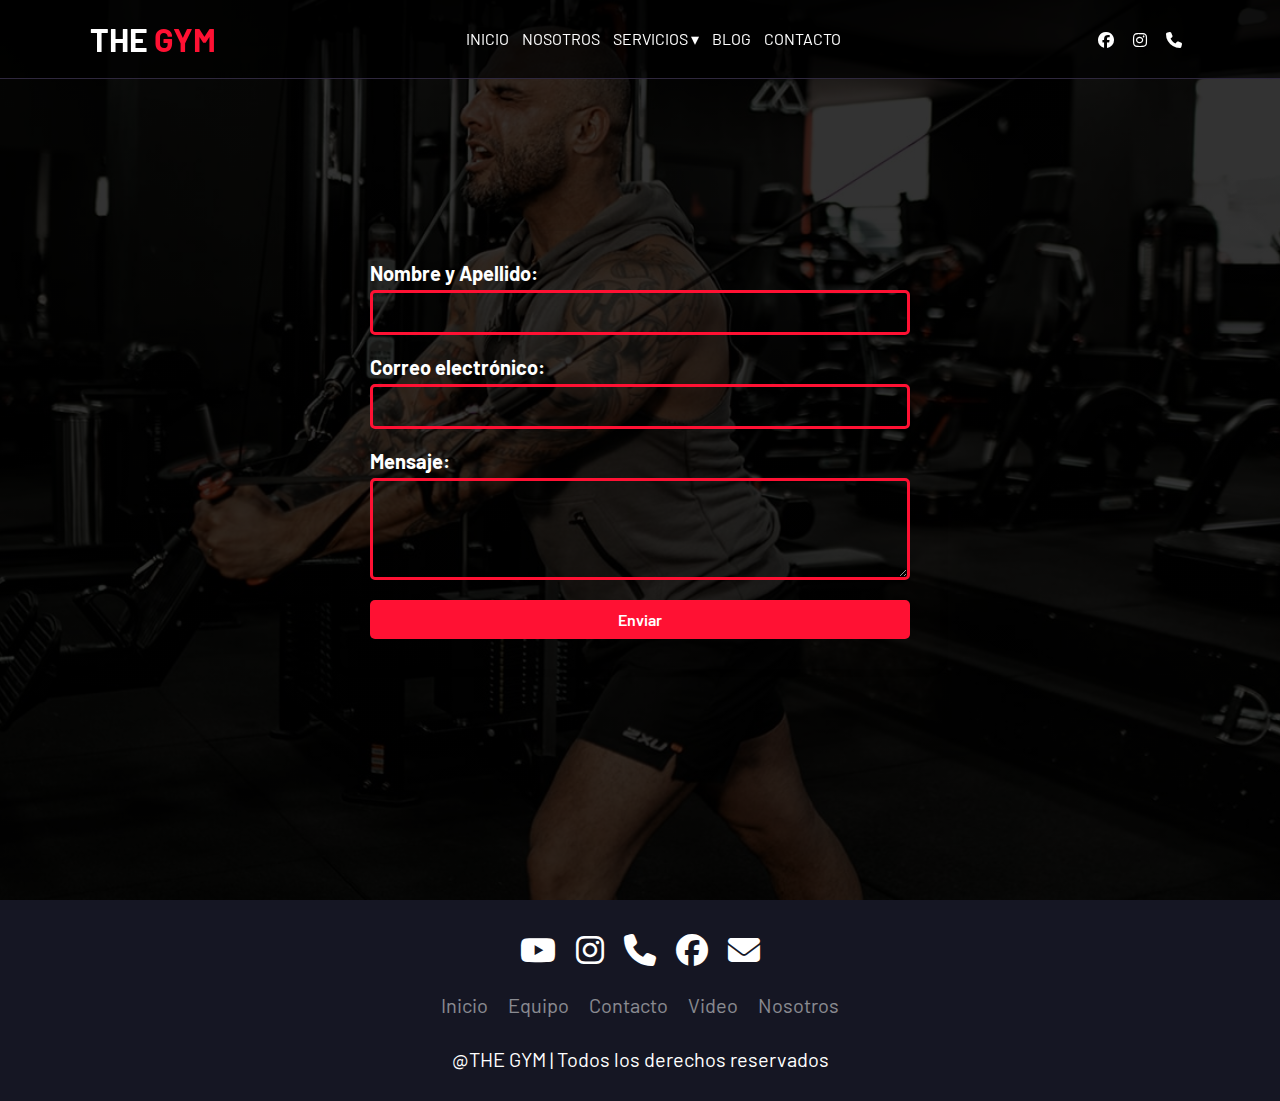
<file: contacto.html>
<!DOCTYPE html>
<html lang="es">
  <head>
    <meta charset="UTF-8" />
    <meta name="viewport" content="width=device-width, initial-scale=1.0" />
    <!--Font Awesome-->
    <link
      rel="stylesheet"
      href="https://cdnjs.cloudflare.com/ajax/libs/font-awesome/6.7.2/css/all.min.css"
      integrity="sha512-Evv84Mr4kqVGRNSgIGL/F/aIDqQb7xQ2vcrdIwxfjThSH8CSR7PBEakCr51Ck+w+/U6swU2Im1vVX0SVk9ABhg=="
      crossorigin="anonymous"
      referrerpolicy="no-referrer"
    />
    <title>THE GYM</title>
    <!-- FAVICON  -->
    <link rel="icon" href="images/favicon.png" type="image/png" />
    <!--CSS-->
    <link rel="stylesheet" href="css/style.css" />
    <link rel="stylesheet" href="css/contacto.css" />
  </head>
  <body>
    <!--MENU-->
    <div class="contenedor-header">
      <header>
        <h1>
          <a href="index.html" class="logo-link"
            >THE <span class="txtRojo">GYM</span></a
          >
        </h1>
        <nav id="nav">
          <a href="index.html" onclick="seleccionar()">Inicio</a>
          <a href="nosotros.html" onclick="seleccionar()">Nosotros</a>
          <div class="dropdown">
            <a href="" onclick="seleccionar()">Servicios ▾</a>
            <div class="submenu">
              <a href="clase.html">Clases</a>
              <a href="entrenador.html">Entrenadores</a>
              <a href="precios.html">Precios</a>
            </div>
          </div>
          <a href="blog.html" onclick="seleccionar()">Blog</a>
          <a href="contacto.html" onclick="seleccionar()">Contacto</a>
        </nav>
        <div class="redes">
          <a href=""><i class="fa-brands fa-facebook"></i></a>
          <a href=""><i class="fa-brands fa-instagram"></i></a>
          <a href=""><i class="fa-solid fa-phone"></i></a>
        </div>
        <!--Icono del menu responsive-->
        <div
          id="icono-nav"
          class="nav-responsive"
          onclick="mostrarOcultarMenu()"
        >
          <i class="fa-solid fa-bars"></i>
        </div>
      </header>
    </div>

    <!--FORMULARIO CONTACTO-->
    <div class="formulario-container">
      <form class="formulario" id="contactoFormulario">
        <div class="form-grupo">
          <label for="name" class="label-form">Nombre y Apellido:</label>
          <input type="text" id="name" name="name" required minlength="2" />
        </div>
        <div class="form-grupo">
          <label for="email" class="label-form">Correo electrónico:</label>
          <input type="email" id="email" name="email" required />
        </div>
        <div class="form-grupo">
          <label for="message" class="label-form">Mensaje:</label>
          <textarea
            id="message"
            name="message"
            rows="4"
            required
            minlength="10"
          ></textarea>
        </div>
        <button type="submit" class="spinner-button" id="btnEnviar">
          <span class="btn-text">Enviar</span>
          <div class="spinner" id="spinner"></div>
        </button>
      </form>
    </div>
    <!-- Modal -->
    <div class="modal" id="modal">
      <div class="modal-contenido">
        <h2>¡Mensaje enviado! <i class="fa-solid fa-check"></i></h2>
        <p>Gracias por contactarnos.</p>
        <p>Te responderemos pronto.</p>
        <button onclick="closeModal()">Cerrar</button>
      </div>
    </div>
    <!--FOOTER-->
    <footer class="footer">
      <ul class="social-icon">
        <li class="icon-elemento">
          <a href="" class="icon">
            <i class="fa-brands fa-youtube"></i>
          </a>
        </li>
        <li class="icon-elemento">
          <a href="" class="icon">
            <i class="fa-brands fa-instagram"></i>
          </a>
        </li>
        <li class="icon-elemento">
          <a href="" class="icon">
            <i class="fa-solid fa-phone"></i>
          </a>
        </li>
        <li class="icon-elemento">
          <a href="" class="icon">
            <i class="fa-brands fa-facebook"></i>
          </a>
        </li>
        <li class="icon-elemento">
          <a href="" class="icon">
            <i class="fa-solid fa-envelope"></i>
          </a>
        </li>
      </ul>
      <ul class="menu">
        <li class="menu-elemento">
          <a href="" class="menu-icon"> Inicio </a>
        </li>
        <li class="menu-elemento">
          <a href="" class="menu-icon"> Equipo </a>
        </li>
        <li class="menu-elemento">
          <a href="" class="menu-icon"> Contacto </a>
        </li>
        <li class="menu-elemento">
          <a href="" class="menu-icon"> Video </a>
        </li>
        <li class="menu-elemento">
          <a href="" class="menu-icon"> Nosotros </a>
        </li>
      </ul>
      <p class="text-footer">@THE GYM | Todos los derechos reservados</p>
    </footer>
    <!--SCRIPT-->
    <script src="js/script.js"></script>
  </body>
</html>
</file>
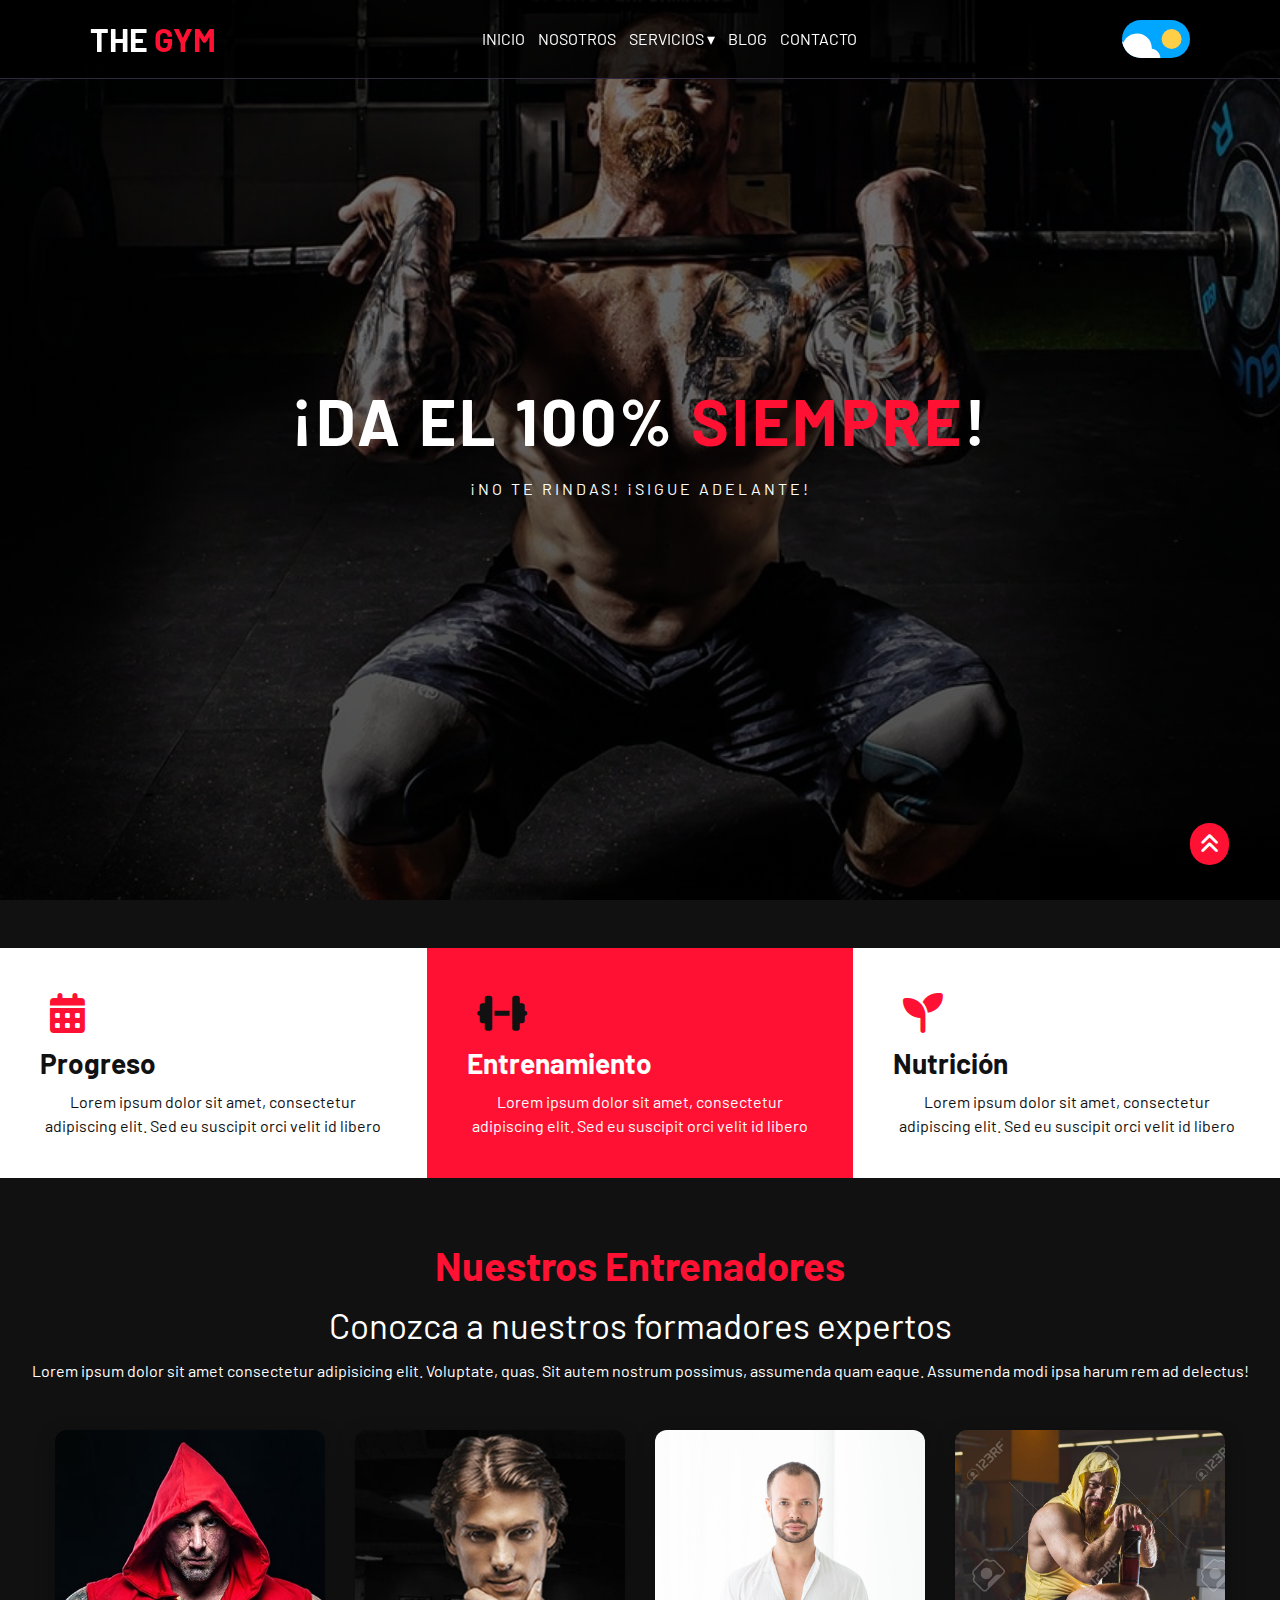
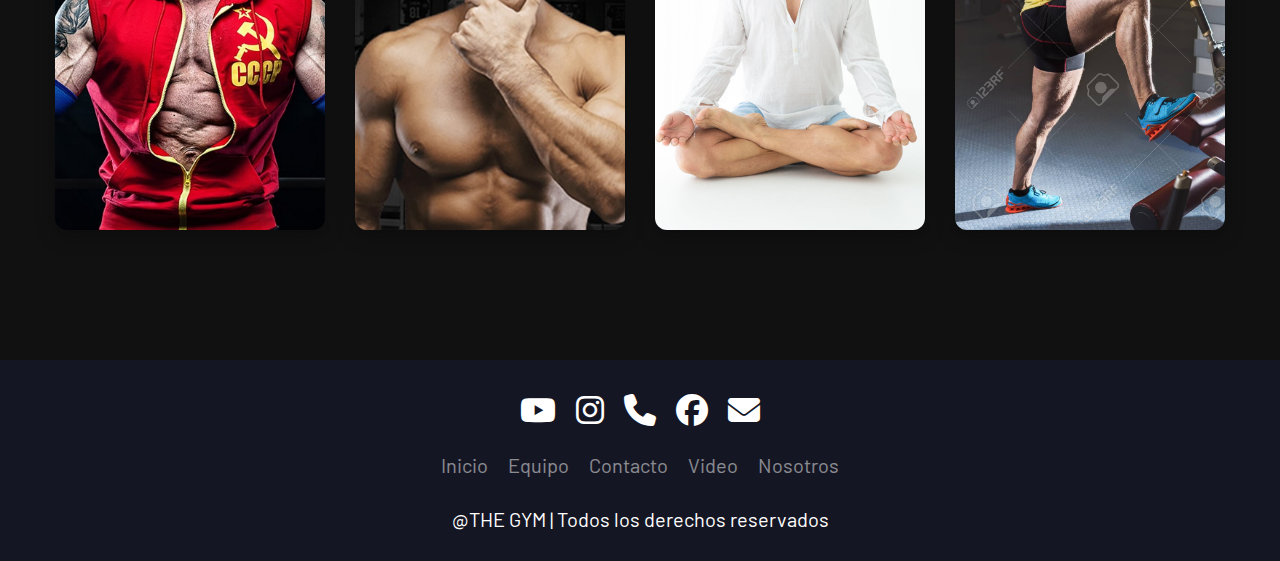
<file: entrenador.html>
<!DOCTYPE html>
<html lang="es">
  <head>
    <meta charset="UTF-8" />
    <meta name="viewport" content="width=device-width, initial-scale=1.0" />
    <!-- Font Awesome  -->
    <link
      rel="stylesheet"
      href="https://cdnjs.cloudflare.com/ajax/libs/font-awesome/6.7.2/css/all.min.css"
      integrity="sha512-Evv84Mr4kqVGRNSgIGL/F/aIDqQb7xQ2vcrdIwxfjThSH8CSR7PBEakCr51Ck+w+/U6swU2Im1vVX0SVk9ABhg=="
      crossorigin="anonymous"
      referrerpolicy="no-referrer"
    />
    <title>THE GYM</title>
    <!-- FAVICON  -->
    <link rel="icon" href="images/favicon.png" type="image/png" />
    <!--CSS-->
    <link rel="stylesheet" href="css/style.css" />
    <link rel="stylesheet" href="css/trainers.css" />
    <link rel="stylesheet" href="css/dark-mode.css" />
  </head>
  <body>
    <!--MENU-->
    <div class="contenedor-header">
      <header>
        <h1>
          <a href="index.html" class="logo-link"
            >THE <span class="txtRojo">GYM</span></a
          >
        </h1>
        <nav id="nav">
          <a href="index.html" onclick="seleccionar()">Inicio</a>
          <a href="nosotros.html" onclick="seleccionar()">Nosotros</a>
          <div class="dropdown">
            <a href="" onclick="seleccionar()">Servicios ▾</a>
            <div class="submenu">
              <a href="clase.html">Clases</a>
              <a href="entrenador.html">Entrenadores</a>
              <a href="precios.html">Precios</a>
            </div>
          </div>
          <a href="blog.html" onclick="seleccionar()">Blog</a>
          <a href="contacto.html" onclick="seleccionar()">Contacto</a>
        </nav>
        <!--BOTON-DARK-MODE-->
        <label class="switch">
          <input checked="true" id="checkbox" type="checkbox" />
          <span class="slider">
            <div class="star star_1"></div>
            <div class="star star_2"></div>
            <div class="star star_3"></div>
            <svg viewBox="0 0 16 16" class="cloud_1 cloud">
              <path
                transform="matrix(.77976 0 0 .78395-299.99-418.63)"
                fill="#fff"
                d="m391.84 540.91c-.421-.329-.949-.524-1.523-.524-1.351 0-2.451 1.084-2.485 2.435-1.395.526-2.388 1.88-2.388 3.466 0 1.874 1.385 3.423 3.182 3.667v.034h12.73v-.006c1.775-.104 3.182-1.584 3.182-3.395 0-1.747-1.309-3.186-2.994-3.379.007-.106.011-.214.011-.322 0-2.707-2.271-4.901-5.072-4.901-2.073 0-3.856 1.202-4.643 2.925"
              ></path>
            </svg>
          </span>
        </label>
        <!--Icono del menu responsive-->
        <div
          id="icono-nav"
          class="nav-responsive"
          onclick="mostrarOcultarMenu()"
        >
          <i class="fa-solid fa-bars"></i>
        </div>
      </header>
    </div>

    <!--SECCION INICIO-->
    <section id="principal-container" class="principal-container">
      <div class="principal-seccion">
        <div class="info">
          <h2>¡DA EL 100% <span class="txtRojo">SIEMPRE</span>!</h2>
          <p>¡No te rindas! ¡Sigue adelante!</p>
        </div>
      </div>
    </section>

    <!--SECCION OBJETIVOS-->
    <div class="objetivos-container">
      <div class="card-objetivo dark">
        <div class="icon">
          <a href=""><i class="fa-solid fa-calendar-days"></i></a>
        </div>
        <h2>Progreso</h2>
        <p>
          Lorem ipsum dolor sit amet, consectetur adipiscing elit. Sed eu
          suscipit orci velit id libero
        </p>
      </div>
      <div class="card-objetivo red">
        <div class="icon">
          <a href=""><i class="fa-solid fa-dumbbell"></i></a>
        </div>
        <h2>Entrenamiento</h2>
        <p>
          Lorem ipsum dolor sit amet, consectetur adipiscing elit. Sed eu
          suscipit orci velit id libero
        </p>
      </div>
      <div class="card-objetivo dark">
        <div class="icon">
          <a href=""><i class="fa-solid fa-seedling"></i></a>
        </div>
        <h2>Nutrición</h2>
        <p>
          Lorem ipsum dolor sit amet, consectetur adipiscing elit. Sed eu
          suscipit orci velit id libero
        </p>
      </div>
    </div>

    <!--SECCION ENTRENADORES-->
    <h2 class="titulo">Nuestros Entrenadores</h2>
    <p class="subtitulo">Conozca a nuestros formadores expertos</p>
    <p>
      Lorem ipsum dolor sit amet consectetur adipisicing elit. Voluptate, quas.
      Sit autem nostrum possimus, assumenda quam eaque. Assumenda modi ipsa
      harum rem ad delectus!
    </p>
    <div class="entrenadores-container">
      <!-- MUSCULACION -->
      <div class="flip-card">
        <div class="flip-card-inner">
          <!-- FRONT -->
          <div class="flip-card-front">
            <img src="images/entrenadores/entrenador-1.jpg" alt="Jhon Cena" />
          </div>

          <!-- BACK -->
          <div class="flip-card-back">
            <div class="trainer-name">Jhon Cena</div>

            <div class="skill-bar strength">
              <span>Fuerza</span>
              <div class="bar"><div class="bar-inner"></div></div>
            </div>

            <div class="skill-bar flexibility">
              <span>Flexibilidad</span>
              <div class="bar"><div class="bar-inner"></div></div>
            </div>

            <div class="skill-bar endurance">
              <span>Resistencia</span>
              <div class="bar"><div class="bar-inner"></div></div>
            </div>
            <div class="stars">
              <span>★</span>
              <span>★</span>
              <span>★</span>
              <span>★</span>
              <span>☆</span>
            </div>
          </div>
        </div>
      </div>
      <!-- CROSSFIT -->
      <div class="flip-card">
        <div class="flip-card-inner">
          <!-- FRONT -->
          <div class="flip-card-front">
            <img
              src="images/entrenadores/entrenador-2.jpg"
              alt="Adam Phillips"
            />
          </div>

          <!-- BACK -->
          <div class="flip-card-back">
            <div class="trainer-name">Adam Phillips</div>

            <div class="skill-bar strength">
              <span>Fuerza</span>
              <div class="bar"><div class="bar-inner"></div></div>
            </div>

            <div class="skill-bar flexibility">
              <span>Flexibilidad</span>
              <div class="bar"><div class="bar-inner"></div></div>
            </div>

            <div class="skill-bar endurance">
              <span>Resistencia</span>
              <div class="bar"><div class="bar-inner"></div></div>
            </div>
            <div class="stars">
              <span>★</span>
              <span>★</span>
              <span>★</span>
              <span>★</span>
              <span>★</span>
            </div>
          </div>
        </div>
      </div>
      <!-- YOGA -->
      <div class="flip-card">
        <div class="flip-card-inner">
          <!-- FRONT -->
          <div class="flip-card-front">
            <img src="images/entrenadores/entrenador-3.jpg" alt="James Alien" />
          </div>

          <!-- BACK -->
          <div class="flip-card-back">
            <div class="trainer-name">James Alien</div>

            <div class="skill-bar strength">
              <span>Fuerza</span>
              <div class="bar"><div class="bar-inner"></div></div>
            </div>

            <div class="skill-bar flexibility">
              <span>Flexibilidad</span>
              <div class="bar"><div class="bar-inner"></div></div>
            </div>

            <div class="skill-bar endurance">
              <span>Resistencia</span>
              <div class="bar"><div class="bar-inner"></div></div>
            </div>
            <div class="stars">
              <span>★</span>
              <span>★</span>
              <span>★</span>
              <span>☆</span>
              <span>☆</span>
            </div>
          </div>
        </div>
      </div>
      <!-- SPINNING -->
      <div class="flip-card">
        <div class="flip-card-inner">
          <!-- FRONT -->
          <div class="flip-card-front">
            <img src="images/entrenadores/entrenador-4.jpg" alt="Marc Allen" />
          </div>

          <!-- BACK -->
          <div class="flip-card-back">
            <div class="trainer-name">Marc Allen</div>

            <div class="skill-bar strength">
              <span>Fuerza</span>
              <div class="bar"><div class="bar-inner"></div></div>
            </div>

            <div class="skill-bar flexibility">
              <span>Flexibilidad</span>
              <div class="bar"><div class="bar-inner"></div></div>
            </div>

            <div class="skill-bar endurance">
              <span>Resistencia</span>
              <div class="bar"><div class="bar-inner"></div></div>
            </div>
            <div class="stars">
              <span>★</span>
              <span>★</span>
              <span>★</span>
              <span>☆</span>
              <span>☆</span>
            </div>
          </div>
        </div>
      </div>
    </div>

    <!--FOOTER-->
    <footer class="footer">
      <ul class="social-icon">
        <li class="icon-elemento">
          <a href="" class="icon">
            <i class="fa-brands fa-youtube"></i>
          </a>
        </li>
        <li class="icon-elemento">
          <a href="" class="icon">
            <i class="fa-brands fa-instagram"></i>
          </a>
        </li>
        <li class="icon-elemento">
          <a href="" class="icon">
            <i class="fa-solid fa-phone"></i>
          </a>
        </li>
        <li class="icon-elemento">
          <a href="" class="icon">
            <i class="fa-brands fa-facebook"></i>
          </a>
        </li>
        <li class="icon-elemento">
          <a href="" class="icon">
            <i class="fa-solid fa-envelope"></i>
          </a>
        </li>
      </ul>
      <ul class="menu">
        <li class="menu-elemento">
          <a href="" class="menu-icon"> Inicio </a>
        </li>
        <li class="menu-elemento">
          <a href="" class="menu-icon"> Equipo </a>
        </li>
        <li class="menu-elemento">
          <a href="" class="menu-icon"> Contacto </a>
        </li>
        <li class="menu-elemento">
          <a href="" class="menu-icon"> Video </a>
        </li>
        <li class="menu-elemento">
          <a href="" class="menu-icon"> Nosotros </a>
        </li>
      </ul>
      <p class="text-footer">@THE GYM | Todos los derechos reservados</p>
    </footer>
    <!--SCROLL-->
    <a href="#" class="scroll">
      <i class="fa-solid fa-angles-up"></i>
    </a>
    <!--SCRIPT-->
    <script src="js/script.js"></script>
  </body>
</html>
</file>
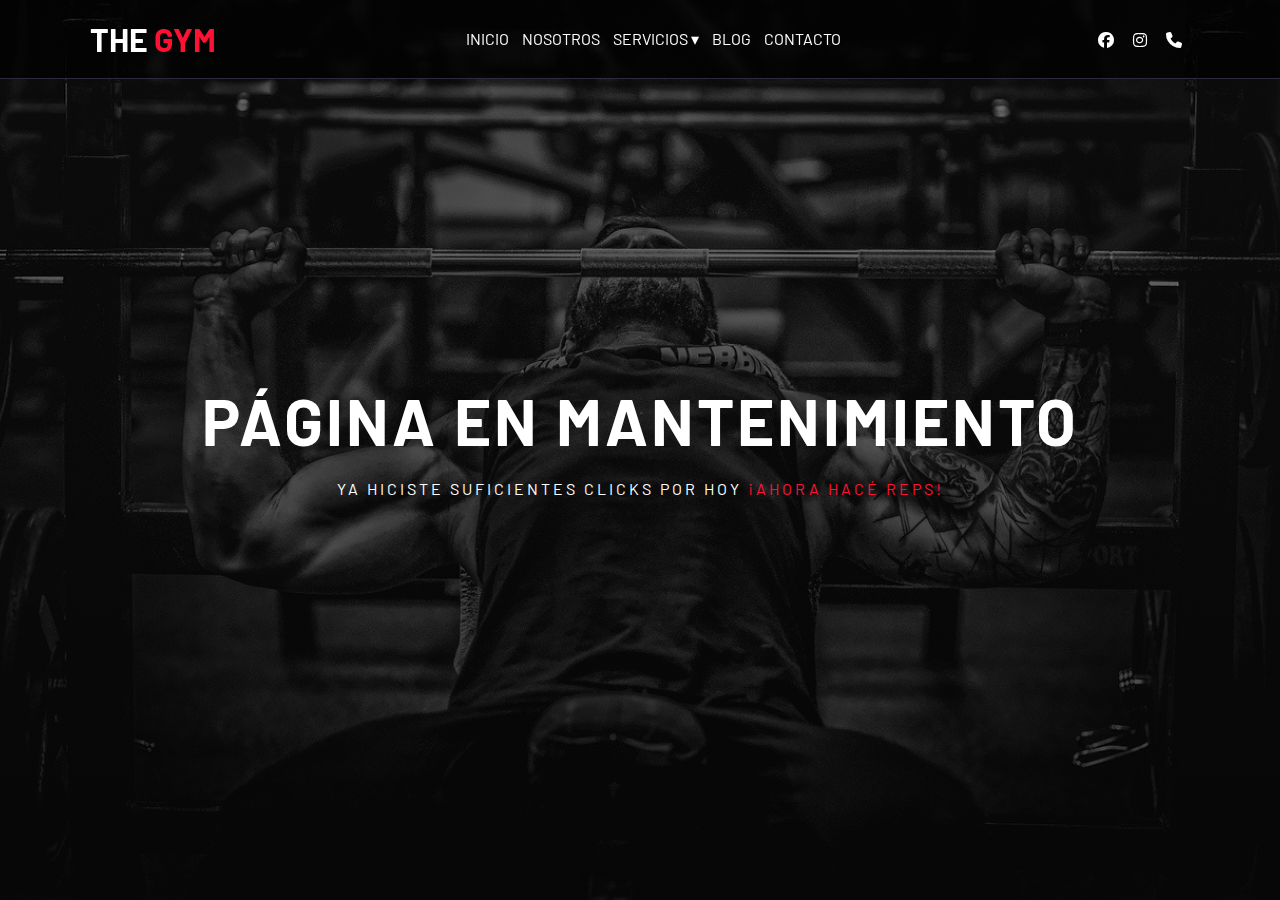
<file: nosotros.html>
<!DOCTYPE html>
<html lang="es">
  <head>
    <meta charset="UTF-8" />
    <meta name="viewport" content="width=device-width, initial-scale=1.0" />
    <!-- Font Awesome  -->
    <link
      rel="stylesheet"
      href="https://cdnjs.cloudflare.com/ajax/libs/font-awesome/6.7.2/css/all.min.css"
      integrity="sha512-Evv84Mr4kqVGRNSgIGL/F/aIDqQb7xQ2vcrdIwxfjThSH8CSR7PBEakCr51Ck+w+/U6swU2Im1vVX0SVk9ABhg=="
      crossorigin="anonymous"
      referrerpolicy="no-referrer"
    />
    <title>THE GYM</title>
    <!-- FAVICON  -->
    <link rel="icon" href="images/favicon.png" type="image/png" />
    <!--CSS-->
    <link rel="stylesheet" href="css/style.css" />
  </head>
  <body>
    <!--MENU-->
    <div class="contenedor-header">
      <header>
        <h1>
          <a href="index.html" class="logo-link"
            >THE <span class="txtRojo">GYM</span></a
          >
        </h1>
        <nav id="nav">
          <a href="index.html" onclick="seleccionar()">Inicio</a>
          <a href="nosotros.html" onclick="seleccionar()">Nosotros</a>
          <div class="dropdown">
            <a href="" onclick="seleccionar()">Servicios ▾</a>
            <div class="submenu">
              <a href="clase.html">Clases</a>
              <a href="entrenador.html">Entrenadores</a>
              <a href="precios.html">Precios</a>
            </div>
          </div>
          <a href="blog.html" onclick="seleccionar()">Blog</a>
          <a href="contacto.html" onclick="seleccionar()">Contacto</a>
        </nav>
        <div class="redes">
          <a href=""><i class="fa-brands fa-facebook"></i></a>
          <a href=""><i class="fa-brands fa-instagram"></i></a>
          <a href=""><i class="fa-solid fa-phone"></i></a>
        </div>
        <!--Icono del menu responsive-->
        <div
          id="icono-nav"
          class="nav-responsive"
          onclick="mostrarOcultarMenu()"
        >
          <i class="fa-solid fa-bars"></i>
        </div>
      </header>
    </div>

    <!--SECCION MANTENIMIENTO-->
    <section class="mantenimiento-container">
      <div class="mantenimiento">
        <div class="info">
          <h2>PÁGINA EN MANTENIMIENTO</h2>
          <p>
            Ya hiciste suficientes clicks por hoy<span class="txtRojo">
              ¡Ahora hacé reps!</span
            >
          </p>
        </div>
      </div>
    </section>
    <!--SCRIPT-->
    <script src="js/script.js"></script>
  </body>
</html>
</file>
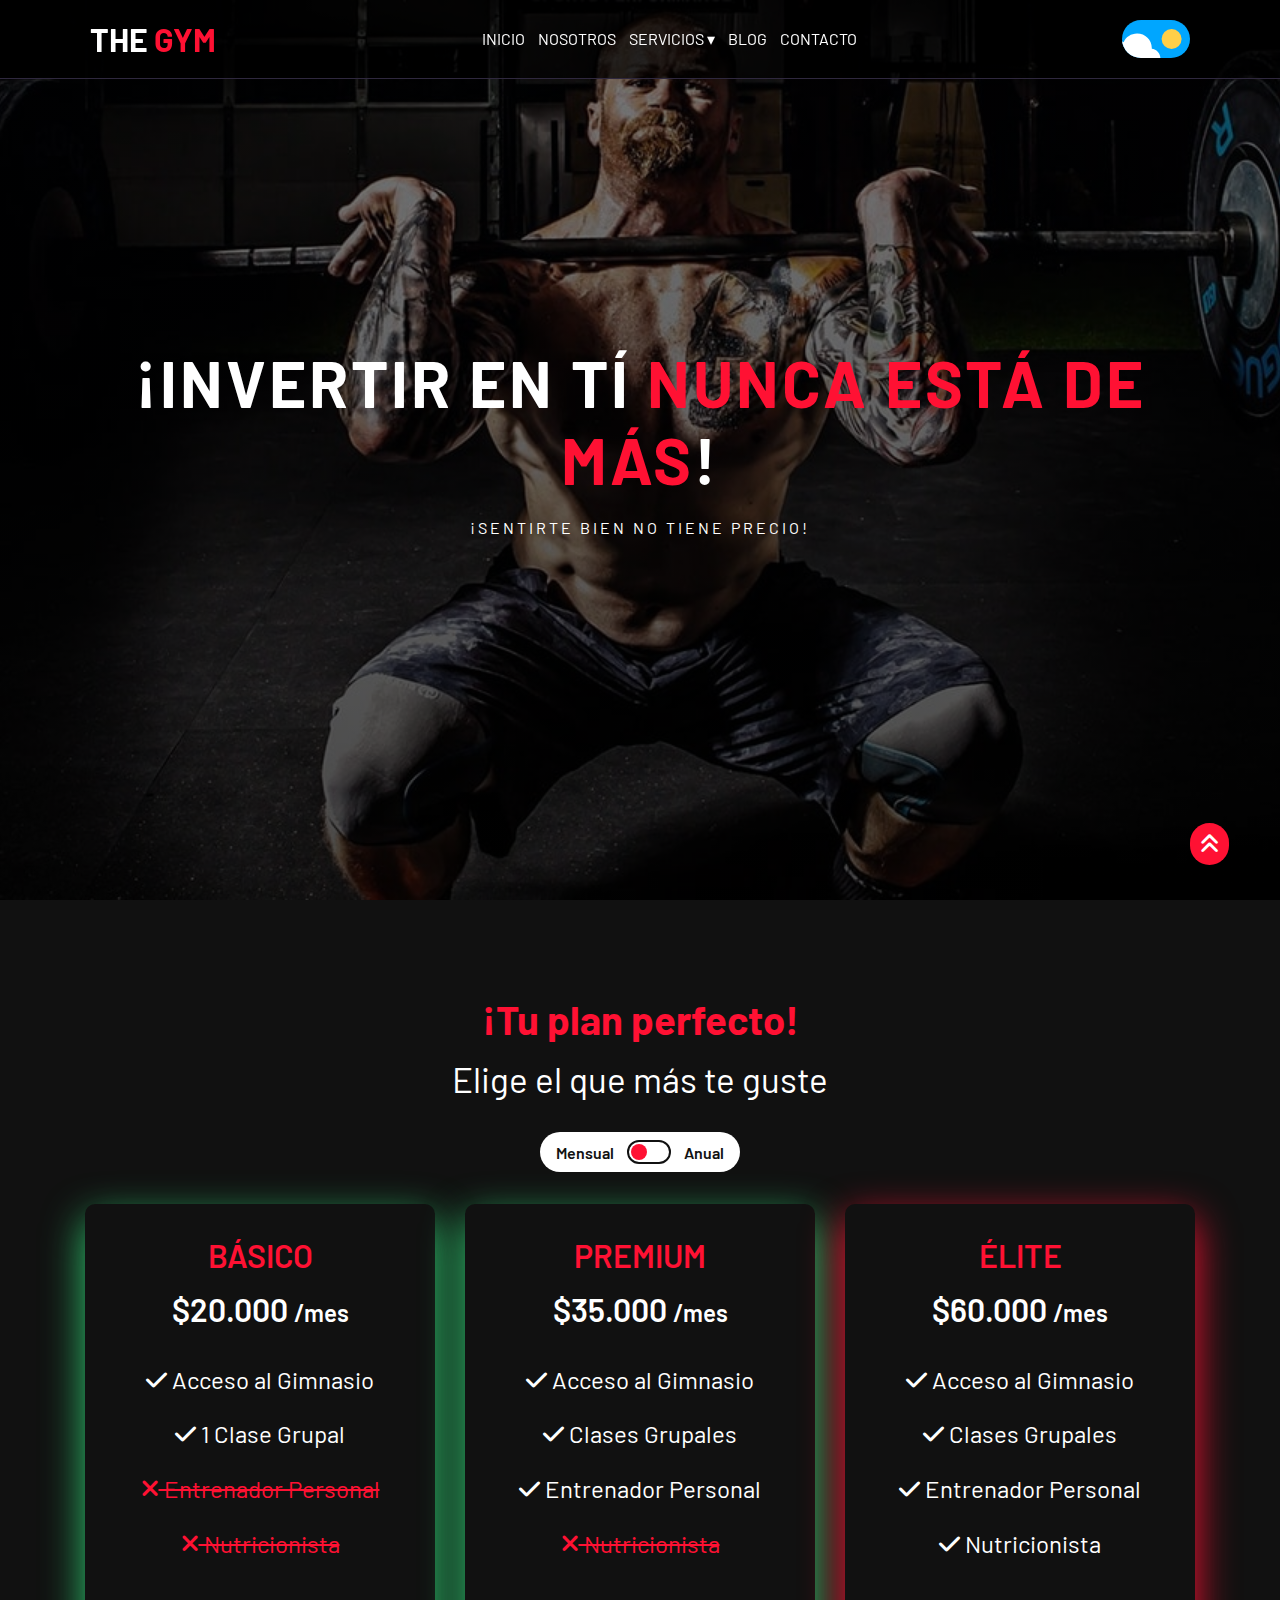
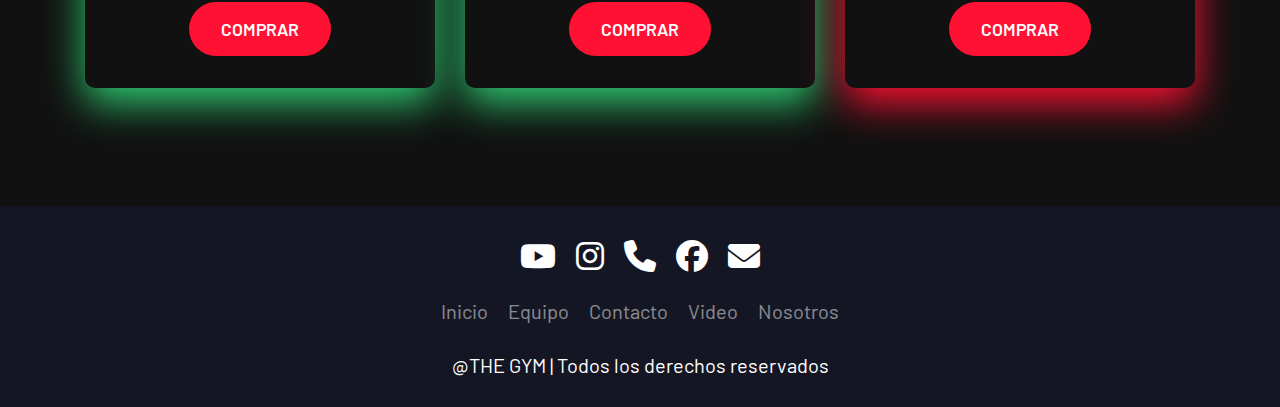
<file: precios.html>
<!DOCTYPE html>
<html lang="es">
  <head>
    <meta charset="UTF-8" />
    <meta name="viewport" content="width=device-width, initial-scale=1.0" />
    <!-- Font Awesome  -->
    <link
      rel="stylesheet"
      href="https://cdnjs.cloudflare.com/ajax/libs/font-awesome/6.7.2/css/all.min.css"
      integrity="sha512-Evv84Mr4kqVGRNSgIGL/F/aIDqQb7xQ2vcrdIwxfjThSH8CSR7PBEakCr51Ck+w+/U6swU2Im1vVX0SVk9ABhg=="
      crossorigin="anonymous"
      referrerpolicy="no-referrer"
    />
    <title>THE GYM</title>
    <!-- FAVICON  -->
    <link rel="icon" href="images/favicon.png" type="image/png" />
    <!-- CSS  -->
    <link rel="stylesheet" href="css/style.css" />
    <link rel="stylesheet" href="css/precios.css" />
    <link rel="stylesheet" href="css/dark-mode.css" />
  </head>
  <body>
    <!--MENU-->
    <div class="contenedor-header">
      <header>
        <h1>
          <a href="index.html" class="logo-link"
            >THE <span class="txtRojo">GYM</span></a
          >
        </h1>
        <nav id="nav">
          <a href="index.html" onclick="seleccionar()">Inicio</a>
          <a href="nosotros.html" onclick="seleccionar()">Nosotros</a>
          <div class="dropdown">
            <a href="" onclick="seleccionar()">Servicios ▾</a>
            <div class="submenu">
              <a href="clase.html">Clases</a>
              <a href="entrenador.html">Entrenadores</a>
              <a href="precios.html">Precios</a>
            </div>
          </div>
          <a href="blog.html" onclick="seleccionar()">Blog</a>
          <a href="contacto.html" onclick="seleccionar()">Contacto</a>
        </nav>
        <!--BOTON-DARK-MODE-->
        <label class="switch">
          <input checked="true" id="checkbox" type="checkbox" />
          <span class="slider">
            <div class="star star_1"></div>
            <div class="star star_2"></div>
            <div class="star star_3"></div>
            <svg viewBox="0 0 16 16" class="cloud_1 cloud">
              <path
                transform="matrix(.77976 0 0 .78395-299.99-418.63)"
                fill="#fff"
                d="m391.84 540.91c-.421-.329-.949-.524-1.523-.524-1.351 0-2.451 1.084-2.485 2.435-1.395.526-2.388 1.88-2.388 3.466 0 1.874 1.385 3.423 3.182 3.667v.034h12.73v-.006c1.775-.104 3.182-1.584 3.182-3.395 0-1.747-1.309-3.186-2.994-3.379.007-.106.011-.214.011-.322 0-2.707-2.271-4.901-5.072-4.901-2.073 0-3.856 1.202-4.643 2.925"
              ></path>
            </svg>
          </span>
        </label>
        <!--Icono del menu responsive-->
        <div
          id="icono-nav"
          class="nav-responsive"
          onclick="mostrarOcultarMenu()"
        >
          <i class="fa-solid fa-bars"></i>
        </div>
      </header>
    </div>
    <!--SECCION INICIO-->
    <section id="principal-container" class="principal-container">
      <div class="principal-seccion">
        <div class="info">
          <h2>
            ¡INVERTIR EN TÍ <span class="txtRojo">NUNCA ESTÁ DE MÁS</span>!
          </h2>
          <p>¡Sentirte bien no tiene precio!</p>
        </div>
      </div>
    </section>
    <!--SECCION PRECIOS-->
    <section class="seccion-precios">
      <h2 class="titulo">¡Tu plan perfecto!</h2>
      <p class="subtitulo">Elige el que más te guste</p>
      <!--TOGGLE-->
      <input type="checkbox" id="toggle-plan" name="toggle-plan" />
      <div class="contenedor-precios">
        <div class="toggle-container">
          <label for="toggle-plan" class="toggle-label">
            <span>Mensual</span>
            <span class="toggle-switch"></span>
            <span>Anual</span>
          </label>
        </div>
      </div>

      <!--TABLA-PRECIOS-->
      <div class="tabla-precios">
        <div class="plan">
          <h3>BÁSICO</h3>
          <div class="precio">
            <span class="mensual">$20.000</span>
            <span class="anual">$150.000</span>
            <span class="periodo mensual">/mes</span>
            <span class="periodo anual">/año</span>
          </div>
          <ul>
            <li data-tooltip="Acceso completo a máquinas y pesas">
              <i class="fa-solid fa-check"></i> Acceso al Gimnasio<span
                class="tooltip"
                >Incluye acceso ilimitado</span
              >
            </li>
            <li data-tooltip="Clases básicas incluidas">
              <i class="fa-solid fa-check"></i> 1 Clase Grupal<span
                class="tooltip"
              >
                Yoga o Pilates</span
              >
            </li>
            <li class="no-incluido">
              <i class="fa-solid fa-xmark"></i> Entrenador Personal
            </li>
            <li class="no-incluido">
              <i class="fa-solid fa-xmark"></i> Nutricionista
            </li>
          </ul>
          <button class="btn-suscribir">Comprar</button>
        </div>
        <div class="plan">
          <h3>PREMIUM</h3>
          <div class="precio">
            <span class="mensual">$35.000</span>
            <span class="anual">$235.000</span>
            <span class="periodo mensual">/mes</span>
            <span class="periodo anual">/año</span>
          </div>
          <ul>
            <li data-tooltip="Acceso completo a máquinas y pesas">
              <i class="fa-solid fa-check"></i> Acceso al Gimnasio<span
                class="tooltip"
                >Incluye acceso ilimitado</span
              >
            </li>
            <li data-tooltip="Todas las clases grupales incluidas">
              <i class="fa-solid fa-check"></i> Clases Grupales<span
                class="tooltip"
                >CrossFit, Yoga, etc.</span
              >
            </li>
            <li data-tooltip="1 sesión mensual con entrenador">
              <i class="fa-solid fa-check"></i> Entrenador Personal<span
                class="tooltip"
                >1 vez al mes</span
              >
            </li>
            <li class="no-incluido">
              <i class="fa-solid fa-xmark"></i> Nutricionista
            </li>
          </ul>
          <button class="btn-suscribir">Comprar</button>
        </div>
        <div class="plan destacado">
          <h3>ÉLITE</h3>
          <div class="precio">
            <span class="mensual">$60.000</span>
            <span class="anual">$500.000</span>
            <span class="periodo mensual">/mes</span>
            <span class="periodo anual">/año</span>
          </div>
          <ul>
            <li data-tooltip="Acceso completo a máquinas y pesas">
              <i class="fa-solid fa-check"></i> Acceso al Gimnasio<span
                class="tooltip"
                >Incluye acceso ilimitado</span
              >
            </li>
            <li data-tooltip="Todas las clases grupales incluidas">
              <i class="fa-solid fa-check"></i> Clases Grupales<span
                class="tooltip"
                >CrossFit, Yoga, etc.</span
              >
            </li>
            <li data-tooltip="Sesiones semanales con entrenador">
              <i class="fa-solid fa-check"></i> Entrenador Personal<span
                class="tooltip"
                >1 vez por semana</span
              >
            </li>
            <li data-tooltip="Plan personalizado incluido">
              <i class="fa-solid fa-check"></i> Nutricionista<span
                class="tooltip"
                >Consulta mensual</span
              >
            </li>
          </ul>
          <button class="btn-suscribir">Comprar</button>
        </div>
      </div>
    </section>
    <br />
    <br />
    <!--FOOTER-->
    <footer class="footer">
      <ul class="social-icon">
        <li class="icon-elemento">
          <a href="" class="icon">
            <i class="fa-brands fa-youtube"></i>
          </a>
        </li>
        <li class="icon-elemento">
          <a href="" class="icon">
            <i class="fa-brands fa-instagram"></i>
          </a>
        </li>
        <li class="icon-elemento">
          <a href="" class="icon">
            <i class="fa-solid fa-phone"></i>
          </a>
        </li>
        <li class="icon-elemento">
          <a href="" class="icon">
            <i class="fa-brands fa-facebook"></i>
          </a>
        </li>
        <li class="icon-elemento">
          <a href="" class="icon">
            <i class="fa-solid fa-envelope"></i>
          </a>
        </li>
      </ul>
      <ul class="menu">
        <li class="menu-elemento">
          <a href="" class="menu-icon"> Inicio </a>
        </li>
        <li class="menu-elemento">
          <a href="" class="menu-icon"> Equipo </a>
        </li>
        <li class="menu-elemento">
          <a href="" class="menu-icon"> Contacto </a>
        </li>
        <li class="menu-elemento">
          <a href="" class="menu-icon"> Video </a>
        </li>
        <li class="menu-elemento">
          <a href="" class="menu-icon"> Nosotros </a>
        </li>
      </ul>
      <p class="text-footer">@THE GYM | Todos los derechos reservados</p>
    </footer>
    <!--SCROLL-->
    <a href="#" class="scroll">
      <i class="fa-solid fa-angles-up"></i>
    </a>
    <!--SCRIPT-->
    <script src="js/script.js"></script>
  </body>
</html>
</file>
<file: css/style.css>
/*Importar fuente de Google Fonts*/
@import url("https://fonts.googleapis.com/css2?family=Barlow:wght@100;200;400;600;800&display=swap");

* {
  margin: 0;
  padding: 0;
  box-sizing: border-box; /*Elimina el padding y el margin de todos los elementos*/
  font-family: "Barlow";
}

html {
  scroll-behavior: smooth; /*Desplazamiento suave y fluido*/
}

a {
  text-decoration: none; /*Eliminar el subrayado*/
  color: #fff; /*Color de los enlaces*/
}

/*SECCION MENU*/
.contenedor-header {
  width: 100%;
  position: fixed; /*Fijar el menu en la parte superior*/
  border-bottom: 1px solid #2f283e; /*Borde inferior*/
  background-color: rgba(0, 0, 0, 0.7); /*Color de fondo del menu*/
  z-index: 99; /*Asegurarse de que el menu este por encima de otros elementos*/
  padding: 0 20px;
}

.contenedor-header header {
  max-width: 1100px; /*Ancho maximo*/
  margin: auto; /*Centrar el menu*/
  display: flex;
  justify-content: space-between;
  align-items: center;
  padding: 20px 0;
  color: #fff;
}

.txtRojo {
  color: #ff1133;
}

.contenedor-header header nav a {
  display: inline-block; /*Mostrar los enlaces en linea*/
  text-decoration: none; /*Eliminar el subrayado*/
  color: #fff;
  padding: 5px;
  text-transform: uppercase;
}

.contenedor-header header nav a:hover {
  color: #ff1133; /*Color de los enlaces al pasar el mouse*/
  transition: 0.3s; /*Transicion suave*/
}

.contenedor-header header nav .dropdown {
  position: relative;
  display: inline-block; /*Mostrar el menu desplegable en linea*/
  text-align: center;
}

.contenedor-header header nav .dropdown .submenu {
  display: none; /* Oculta el submenú por defecto */
  position: absolute;
  top: 100%; /* Posiciona el submenú justo debajo del enlace "Servicios" */
  left: 0;
  background-color: rgba(0, 0, 0, 0.9); /* Fondo oscuro */
  padding: 10px 0;
  box-shadow: 0 4px 6px rgba(0, 0, 0, 0.2); /* Sombra para el submenú */
  z-index: 1000;
}

.contenedor-header header nav .dropdown .submenu a {
  display: block;
  padding: 10px 20px;
  color: #fff;
  text-decoration: none;
  font-size: 14px;
  transition: background-color 0.3s ease;
}

.contenedor-header header nav .dropdown .submenu a:hover {
  background-color: #ff1133; /* Color de fondo al pasar el mouse */
}

.contenedor-header header nav .dropdown:hover .submenu {
  display: block; /* Muestra el submenú al pasar el mouse sobre el enlace "Servicios" */
}

.contenedor-header header .redes a {
  text-decoration: none;
  color: #fff;
  display: inline-block;
  padding: 5px 8px;
}

.contenedor-header header .redes a:hover {
  color: #ff1133; /*Color de los enlaces al pasar el mouse*/
  transition: 0.3s; /*Transicion suave*/
}

.nav-responsive {
  font-size: 25px; /*Tamaño de la fuente*/
  display: none; /*Ocultar el icono de menu en pantallas grandes*/
}

/*SECCION INICIO-PRINCIPAL*/
.inicio {
  position: relative;
  height: 100vh; /* Pantalla completa */
  overflow: hidden;
}

.inicio-video {
  position: absolute;
  top: 0;
  left: 0;
  width: 100%;
  height: 100%;
  object-fit: cover; /* Recorta el video para llenar sin deformar */
  z-index: 1;
}

.inicio-overlay {
  position: relative;
  z-index: 2;
  height: 100%;
  display: flex;
  align-items: center;
  justify-content: center;
  background: rgba(0, 0, 0, 0.4); /* Oscurece un poco para mejor contraste */
}

.info {
  color: #fff;
  text-align: center;
}

.info h2 {
  font-size: 4rem;
  letter-spacing: 3px;
  color: #fff;
  word-wrap: break-word;
  overflow-wrap: break-word;
  max-width: 100%;
}

.info p {
  margin: 20px;
  color: #fff;
  font-size: 16px;
  letter-spacing: 3px;
  text-transform: uppercase;
}

/*PRINCIPAL-PAGINAS-ADICIONALES*/
.principal-container {
  height: 100vh; /*Altura completa de la ventana*/
  width: 100vw; /*Ancho completo*/
  background: linear-gradient(rgba(0, 1, 3, 0.5), rgba(0, 0, 0, 0.7)),
    url(../images/newsletter.jpg); /*Imagen de fondo*/
  background-size: cover; /*Ajustar la imagen al contenedor*/
  background-position: top center;
  position: relative;
  overflow: hidden; /*Esconder el contenido que se sale del contenedor*/
  display: flex;
  justify-content: center;
  align-items: center;
  text-align: center;
}

.principal-container .principal-seccion {
  max-width: 1100px;
  margin: auto;
}

/*SECCION CARDS-VENTAJAS*/
.beneficios-seccion {
  padding-bottom: 20px;
}

.titulos {
  text-align: center;
  margin: 30px 0; /*Margen superior e inferior*/
}

.subtitulo {
  font-size: 35px; /*Tamaño de la fuente*/
  color: #3c3c3c; /*Color del texto*/
  margin-bottom: 15px; /*Margen inferior*/
  margin-top: 15px;
  text-align: center;
}

.titulo {
  font-size: 40px;
  color: #ff1133;
  text-align: center;
  margin-bottom: 15px;
  margin-top: 15px;
}

.cards-seccion {
  width: 100%; /*Ancho completo*/
  height: auto;
  max-width: 1200px; /*Ancho maximo*/
  display: flex; /*Mostrar los elementos en fila*/
  justify-content: center;
  margin: auto; /*Centrar los elementos*/
}

.cards-seccion .card {
  background-color: #fff;
  width: 400px; /*Ancho de la tarjeta*/
  height: 450px; /*Altura de la tarjeta*/
  border-radius: 8px;
  box-shadow: 0 2px 2px rgba(0, 0, 0, 0.2); /*Sombra*/
  overflow: hidden; /*Esconder el contenido que se sale de la tarjeta*/
  margin: 20px; /*Margen entre las tarjetas*/
  text-align: center;
  transition: all 0.25s;
}

.cards-seccion .card:hover {
  transform: translateX(-15px);
  box-shadow: 0 12px 16px rgba(0, 0, 0, 0.2); /*Aumenta la sombra al pasar el cursor*/
}

.cards-seccion .card img {
  width: 100%; /*Ancho completo*/
  height: 250px;
  object-fit: cover;
}

.cards-seccion .card h4 {
  font-weight: 600; /*Negrita*/
  font-size: 25px; /*Tamaño de la fuente*/
  margin: 10px 0; /*Margen superior e inferior*/
  color: #3c3c3c;
}

.cards-seccion .card p {
  padding: 0 1rem;
  font-size: 16px;
  font-weight: 300;
  margin-bottom: 15px;
}

.cards-seccion .card a {
  border: none;
  border-radius: 5px;
  font-weight: 600;
  text-decoration: none;
  color: #fff;
  background-color: #ff1133;
  padding: 5px;
}

.cards-seccion .card a:hover {
  background-color: #fff; /*Color de fondo al pasar el mouse*/
  color: #ff1133; /*Color del texto al pasar el mouse*/
  transition: 0.3s; /*Transicion suave*/
}

/*SECCION CONTADOR*/
.contador-container {
  background: linear-gradient(rgba(0, 1, 3, 0.5), rgba(0, 0, 0, 0.7)),
    url(../images/clientes.jpg); /*Imagen de fondo*/
  background-size: cover; /*Ajustar la imagen al contenedor*/
  background-position: top;
  margin: 3rem 0;
  display: flex;
  flex-wrap: wrap;
  justify-content: center; /* Centrar horizontalmente */
  padding: 9rem 0; /* Espacio superior e inferior */
}

.contador {
  display: flex; /* Mostrar el contador en línea */
  font-size: 3rem;
  margin-bottom: 0.5rem;
  font-weight: bold;
  color: #ff1133;
  overflow: hidden; /* Esconder el contenido que se sale del contenedor */
  height: 3rem; /* Altura del contador */
}

.contador span {
  display: inline-block;
  animation: contar 4s steps(11) forwards; /* Animación de conteo */
}

@keyframes contar {
  from {
    transform: translateY(0);
  }
  to {
    transform: translateY(-33rem); /* 11 pasos x 3rem cada uno */
  }
}

.numeros {
  display: flex; /* Mostrar los números en línea */
  flex-direction: row;
  justify-content: center; /* Centrar verticalmente */
}

.contador-container .texto {
  font-size: 2rem;
  color: #fff;
  justify-content: center;
  margin-left: 10px; /* Espacio entre el número y el texto */
}

/*SECCION CARRUSEL-TESTIMONIOS*/
.testimonios {
  padding: 2rem 2rem;
  text-align: center;
}

.carrusel {
  position: relative;
  width: 100%;
  max-width: 700px;
  margin: 0 auto;
  height: 170px;
  overflow: hidden;
}

.testimonios .slide {
  position: absolute;
  width: 100%;
  height: 100%;
  padding: 2rem;
  background: #111;
  border-radius: 15px;
  opacity: 0;
  display: flex;
  align-items: center;
  justify-content: center;
  transition: opacity 0.5s ease, transform 0.5s ease;
}

.slide img {
  width: 140px;
  height: 140px;
  border-radius: 50%;
  object-fit: cover;
  margin-right: 15px;
  border: 3px solid #444;
}

.slide .contenido {
  text-align: left;
}

.slide p {
  margin: 0;
  font-size: 18px;
  font-style: italic;
  color: #fff;
}

.slide h4 {
  margin-top: 8px;
  color: #ff1133;
  font-weight: bold;
  font-size: 20px;
}

.carrusel .slide:nth-child(1) {
  animation: slideShow 16s infinite;
  animation-delay: 0s;
}

.carrusel .slide:nth-child(2) {
  animation: slideShow 16s infinite;
  animation-delay: 4s;
}

.carrusel .slide:nth-child(3) {
  animation: slideShow 16s infinite;
  animation-delay: 8s;
}

.carrusel .slide:nth-child(4) {
  animation: slideShow 16s infinite;
  animation-delay: 12s;
}

@keyframes slideShow {
  0% {
    opacity: 0;
    transform: translateX(100%);
  }
  8.33%,
  25% {
    opacity: 1;
    transform: translateX(0);
  }
  33.33% {
    opacity: 0;
    transform: translateX(-100%);
  }
  33.34%,
  100% {
    opacity: 0;
    transform: translateX(-100%);
  }
}

/*SECCION NEWSLETTER*/
.newsletter-container {
  width: 100%;
  background: linear-gradient(rgba(0, 1, 3, 0.5), rgba(0, 0, 0, 0.7)),
    url(../images/newsletter.jpg); /*Imagen de fondo*/
  background-position: top center;
  padding: 100px 20px; /*Espacio superior e inferior*/
  text-align: center;
  color: #fff;
  position: relative;
}

.newsletter-container::before {
  content: ""; /*Crea un pseudo-elemento*/
  position: absolute;
  top: 0;
  left: 0;
  width: 100%;
  height: 100%;
  background: rgba(0, 0, 0, 0.5);
  z-index: 0; /* Coloca el pseudo-elemento detrás del contenido */
}

.newsletter-contenido {
  position: relative; /* Asegura que el contenido esté por encima del pseudo-elemento */
  z-index: 1; /* Coloca el contenido por encima del pseudo-elemento */
  max-width: 600px;
  margin: 0 auto;
}

.newsletter-contenido h2 {
  font-size: 3rem;
  margin-bottom: 10px;
}

.newsletter-contenido p {
  margin-bottom: 30px;
  font-size: 1.1rem;
  color: #ccc;
}

.newsletter-form {
  display: flex;
  justify-content: center;
  align-items: center;
  gap: 10px;
  flex-wrap: wrap;
}

.newsletter-form input[type="email"] {
  padding: 15px;
  font-size: 1rem;
  border: none;
  border-radius: 5px;
  flex: 1;
  min-width: 250px;
}

.newsletter-form button {
  font-weight: 600;
  padding: 15px 25px;
  background-color: #ff1133;
  color: #fff;
  border: none;
  border-radius: 7px;
  font-size: 1rem;
  cursor: pointer;
  transition: background 0.3s ease;
}

.newsletter-form button:hover {
  background-color: #fff; /*Color de fondo al pasar el mouse*/
  color: #ff1133; /*Color del texto al pasar el mouse*/
}

/*SECCION CONTACTO*/
.contacto-container {
  display: flex;
  flex-wrap: wrap;
  justify-content: center;
  gap: 60px; /* Espacio entre los elementos */
  margin-top: 3rem;
}

.caja-contacto {
  width: 220px;
}

.caja-contacto i {
  font-size: 32px;
  color: #ff1133;
  margin-bottom: 10px;
  transition: trasform 0.3s ease;
}

.caja-contacto i:hover {
  transform: translateY(-10px);
  box-shadow: 0 5px 15px rgba(0, 0, 0, 0.2);
}

.caja-contacto h4 {
  font-size: 18px;
  font-weight: bold;
  margin-bottom: 5px;
}

.caja-contacto p {
  font-size: 14px;
  color: #3c3c3c;
}

/*SECCION MAPA*/
.mapa-form-container {
  display: flex;
  flex-wrap: wrap;
  justify-content: center;
  align-items: center;
  gap: 5px; /* Reduce el espacio entre los elementos */
  padding: 20px; /* Agrega un poco de espacio interno */
}

.mapa {
  text-align: center;
  margin: 0;
  margin-right: 25px;
}

.mapa iframe {
  width: 600px;
  height: 450px;
  border: 0;
}

.mapa iframe:hover {
  transform: scale(1.05); /* Aumenta el tamaño del mapa al pasar el mouse */
  transition: transform 0.3s ease; /* Transición suave */
}

.contacto-form {
  display: flex;
  width: 500px;
  flex-direction: column; /* Colocar los elementos en columna */
  text-align: left;
  gap: 10px;
  margin: 0;
}

.contacto-form input,
.contacto-form textarea {
  padding: 12px 15px; /*Relleno*/
  border: 1px solid #ccc;
  font-size: 1rem;
  border-radius: 3px;
}

.contacto-form textarea {
  resize: vertical;
  height: 100px;
}

.contacto-form button {
  align-self: flex-start;
  padding: 10px 20px;
  font-size: 1rem;
  border: none;
  border-radius: 7px;
  background-color: #ff1133;
  color: #fff;
  font-weight: 600;
  cursor: pointer;
  transition: all 0.3s ease;
}

.contacto-form button:hover {
  background-color: #fff; /*Color de fondo al pasar el mouse*/
  color: #ff1133; /*Color del texto al pasar el mouse*/
}

/*SECCION FOOTER*/
.footer {
  position: relative; /*Posicion relativa*/
  width: 100%;
  background-color: #151623;
  min-height: 100px; /*Altura minima*/
  padding: 20px 50px;
  display: flex;
  justify-content: center;
  align-items: center;
  flex-direction: column; /*Colocar los elementos en columna*/
}

.social-icon {
  display: flex;
  justify-content: center;
  align-items: center;
  position: relative;
  margin: 10px 5px;
  flex-wrap: wrap;
}

.icon-elemento {
  list-style: none;
}

.icon {
  color: #fff;
  font-size: 32px;
  display: inline-block;
  margin: 0 10px;
  transition: 0.5s;
}

.icon:hover {
  transform: translateY(-10px);
}

.menu {
  display: flex;
  justify-content: center;
  position: relative;
  align-items: center;
  margin: 10px 0;
  flex-wrap: wrap;
}

.menu-elemento {
  list-style: none;
}
.menu-icon {
  color: #fff;
  font-size: 20px;
  display: inline-block;
  text-decoration: none;
  margin: 5px 10px;
  opacity: 0.5;
  transition: 0.3s;
}

.menu-icon:hover {
  opacity: 1;
}

.text-footer {
  color: #fff;
  text-align: center;
  margin-top: 15px;
  margin-bottom: 10px;
  font-size: 20px;
}

/*SCROLL*/
.scroll {
  position: fixed;
  bottom: 2.2rem;
  border-top: 2rem;
  right: 3.2rem;
}

.scroll i {
  font-size: 22px;
  color: #fff;
  background: #ff1133;
  padding: 10px;
  border-radius: 2rem;
  transition: transform 0.3s ease, font-size 0.3s ease;
}

.scroll i:hover {
  transform: scale(1.2);
}

/*SECCION MANTENIMIENTO*/
.mantenimiento-container {
  width: 100%; /*Ancho completo*/
  height: 100vh; /*Altura completa de la ventana*/
  background: linear-gradient(rgba(0, 1, 3, 0.5), rgba(0, 0, 0, 0.7)),
    url(../images/mantenimiento.jpg);
  background-size: cover; /*Ajustar la imagen al contenedor*/
  background-position: top center;
  position: relative; /*Posicion relativa*/
  overflow: hidden;
  display: flex;
  justify-content: center;
  align-items: center;
  text-align: center;
}

.mantenimiento-container .mantenimiento {
  max-width: 1100px;
  margin: auto;
}

/*RESPONSIVE*/
@media only screen and (max-width: 900px) {
  header nav {
    position: initial;
    display: none;
    transform: translate(0);
  }
  header .redes {
    display: none;
  }
  .nav-responsive {
    display: block; /*Mostrar el icono de menu en pantallas pequeñas*/
    cursor: pointer; /*Cambiar el cursor al pasar por encima*/
  }
  nav.responsive {
    display: flex;
    flex-direction: column;
    justify-content: center;
    position: absolute;
    left: 0;
    top: 0;
    width: 100%;
    height: 100vh;
    background-color: #151623;
    z-index: 99;
  }
  nav.responsive a {
    display: block;
    width: fit-content;
    margin: 10px auto;
    font-size: 30px;
  }
  .contenedor-header header nav .dropdown {
    position: relative; /* Asegura que el submenú se posicione relativo al contenedor */
  }
  .contenedor-header header nav .dropdown .submenu {
    position: static; /* Cambia la posición a estática para que se alinee debajo del enlace */
    display: none; /* Oculta el submenú por defecto */
    background-color: #151623; /* Fondo oscuro */
    padding: 10px 0;
    box-shadow: none; /* Elimina la sombra en pantallas pequeñas */
  }

  .contenedor-header header nav .dropdown:hover .submenu,
  .contenedor-header header nav .dropdown .submenu.active {
    display: block; /* Muestra el submenú al pasar el cursor o al activarlo */
  }

  .contenedor-header header nav .dropdown .submenu a {
    display: block;
    padding: 10px 20px;
    color: #fff;
    text-decoration: none;
    font-size: 16px; /* Aumenta el tamaño de la fuente para pantallas pequeñas */
    text-align: left; /* Alinea el texto a la izquierda */
  }

  .contenedor-header header nav .dropdown .submenu a:hover {
    background-color: #ff1133; /* Color de fondo al pasar el mouse */
  }

  .cards-seccion {
    flex-wrap: wrap;
  }

  .cards-seccion .card {
    width: 300px; /*Ancho de la tarjeta*/
    height: 450px; /*Altura de la tarjeta*/
    margin: 10px 10px; /*Margen entre las tarjetas*/
  }
}

@media only screen and (max-width: 800px) {
  .cards-seccion .card {
    width: 300px;
    height: 400px; /*Altura de la tarjeta*/
    margin: 10px 10px; /*Margen entre las tarjetas*/
  }

  .cards-seccion .card img {
    width: 100%; /*Ancho completo*/
    height: 200px; /*Altura de la tarjeta*/
  }

  .titulo,
  .subtitulo {
    font-size: 30px; /*Tamaño de la fuente*/
  }

  .cards-seccion .card a {
    padding: 5px; /*Relleno*/
  }

  .contacto-form button {
    align-self: stretch;
    text-align: center;
  }
}

@media only screen and (max-width: 768px) {
  .contacto-container {
    flex-direction: column; /* Cambia la dirección a columna */
    align-items: center; /* Centra los elementos horizontalmente */
  }

  .seccion-precios h2 {
    font-size: 2rem;
  }

  .tabla-precios {
    grid-template-columns: 1fr;
  }

  .toggle-label {
    font-size: 0.9rem;
  }

  .plan h3 {
    font-size: 1.5rem;
  }

  .precio {
    font-size: 1.8rem;
  }
}

@media only screen and (max-width: 650px) {
  .mapa iframe {
    width: 100%;
    height: 100%;
  }
}

@media screen and (max-width: 600px) {
  .carrusel {
    height: 240px;
  }

  .slide {
    flex-wrap: wrap;
  }

  .slide img {
    width: 100px;
    height: 100px;
    margin-bottom: 5px;
  }

  .slide p {
    font-size: 15px;
  }

  .slide h4 {
    font-size: 17px;
  }
}

@media screen and (max-width: 530px) {
  .info h2 {
    font-size: 2.2rem;
  }

  .info p {
    font-size: 14px;
  }

  .carrusel {
    height: 275px;
  }
}

@media only screen and (max-width: 400px) {
  .carrusel {
    height: 350px;
  }

  .contador {
    font-size: 1.5rem;
  }

  .modal {
    width: 90%; /* Ocupa el 90% del ancho de la pantalla */
    padding: 10px; /* Reduce el espacio interno */
  }

  .modal-contenido {
    width: 100%; /* Asegura que el contenido ocupe todo el ancho del modal */
    padding: 15px; /* Reduce el relleno interno */
    max-width: none; /* Elimina cualquier restricción de ancho máximo */
  }

  .modal-contenido h2 {
    font-size: 1.5rem; /* Reduce el tamaño de la fuente del título */
  }

  .modal-contenido p {
    font-size: 1rem; /* Reduce el tamaño de la fuente del texto */
  }

  .modal-contenido button {
    font-size: 0.9rem; /* Reduce el tamaño del botón */
    padding: 8px 15px; /* Ajusta el relleno del botón */
  }

  .mantenimiento .info h2 {
    font-size: 2rem; /*Tamaño de la fuente*/
  }
}

@media only screen and (max-width: 270px) {
  .info h2 {
    font-size: 1.5rem;
  }

  .info p {
    font-size: 12px;
  }

  .cards-seccion .card {
    width: 200px; /*Ancho de la tarjeta*/
    height: 435px; /*Altura de la tarjeta*/
  }

  .newsletter-contenido h2 {
    font-size: 2rem;
  }

  .newsletter-form input[type="email"] {
    min-width: 150px; /* Ancho mínimo del input */
  }

  .social-icon {
    gap: 10px;
  }
}

@media only screen and (max-width: 250px) {
  .form-grupo input,
  .form-grupo textarea {
    font-size: 14px; /* Tamaño de fuente más pequeño para pantallas pequeñas */
  }
}
</file>
<file: css/dark-mode.css>
/* Theme Switch */
/* The switch - the box around the slider */
.switch {
  font-size: 17px;
  position: relative;
  display: inline-block;
  width: 4em;
  height: 2.2em;
  border-radius: 30px;
  box-shadow: 0 0 10px rgba(0, 0, 0, 0.1);
}

/* Hide default HTML checkbox */
.switch input {
  opacity: 0;
  width: 0;
  height: 0;
}

/* The slider */
.slider {
  position: absolute;
  cursor: pointer;
  top: 0;
  left: 0;
  right: 0;
  bottom: 0;
  background-color: #2a2a2a;
  transition: 0.4s;
  border-radius: 30px;
  overflow: hidden;
}

.slider:before {
  position: absolute;
  content: "";
  height: 1.2em;
  width: 1.2em;
  border-radius: 20px;
  left: 0.5em;
  bottom: 0.5em;
  transition: 0.4s;
  transition-timing-function: cubic-bezier(0.81, -0.04, 0.38, 1.5);
  box-shadow: inset 8px -4px 0px 0px #fff;
}

.switch input:checked + .slider {
  background-color: #00a6ff;
}

.switch input:checked + .slider:before {
  transform: translateX(1.8em);
  box-shadow: inset 15px -4px 0px 15px #ffcf48;
}

.star {
  background-color: #fff;
  border-radius: 50%;
  position: absolute;
  width: 5px;
  transition: all 0.4s;
  height: 5px;
}

.star_1 {
  left: 2.5em;
  top: 0.5em;
}

.star_2 {
  left: 2.2em;
  top: 1.2em;
}

.star_3 {
  left: 3em;
  top: 0.9em;
}

.switch input:checked ~ .slider .star {
  opacity: 0;
}

.cloud {
  width: 3.5em;
  position: absolute;
  bottom: -1.4em;
  left: -1.1em;
  opacity: 0;
  transition: all 0.4s;
}

.switch input:checked ~ .slider .cloud {
  opacity: 1;
}

/* Tema claro por defecto */
body.light-theme {
  background-color: #ffffff;
  color: #111;
}

/* Tema oscuro */
body.dark-theme {
  background-color: #111;
  color: #ffffff;
}

body.dark-theme .cards-seccion .card p {
  color: #111;
}

body.dark-theme .subtitulo {
  color: #fff;
}

body.dark-theme .caja-contacto p {
  color: #fff;
}

body.dark-theme .testimonios .slide {
  background: #fff;
}

body.dark-theme .slide p {
  color: #111;
}

body.dark-theme .objetivos-container .dark {
  background-color: #fff;
  color: #111;
}

body.dark-theme .flip-card .flip-card-inner .flip-card-back {
  background-color: #fff;
  color: #111;
}

body.dark-theme .flip-card .trainer-name {
  color: #111;
}

body.dark-theme .toggle-label {
  background: #fff;
  color: #111;
}
</file>
<file: css/blog.css>
.blog-container {
  display: grid;
  grid-template-columns: 1fr 3fr;
  gap: 2rem;
  max-width: 1200px;
  margin: 2rem auto;
  padding: 0 2rem;
}

.blog-container input[type="radio"] {
  display: none;
}

.barra-filtros {
  background-color: #fff;
  padding: 2rem;
  border-radius: 15px;
  box-shadow: 0 5px 15px #111;
  height: 100%;
  display: flex;
  flex-direction: column;
}

.barra-filtros .categorias,
.barra-filtros .tags {
  color: #111;
  flex-grow: 1; /* Permitir que ocupen todo el alto disponible */
  display: flex;
  flex-direction: column; /* Asegurar que su contenido esté en columna */
}

.barra-filtros h2 {
  text-align: left;
  color: #ff1133;
  font-size: 1.5rem;
  font-weight: 600;
  margin-bottom: 1rem;
}

.barra-filtros ul {
  list-style: none;
}

.barra-filtros label {
  text-align: left;
  margin-bottom: 2rem;
  display: block;
  padding: 0.8rem;
  font-size: 1.5rem;
  cursor: pointer;
  font-weight: 600;
}

.barra-filtros label:hover {
  color: #fff;
  background: #ff1133;
  border-radius: 5px;
  transition: 0.5s;
}

.barra-filtros input[type="radio"]:checked + label {
  color: #fff;
  background: #ff1133;
  border-radius: 5px;
  transition: 0.5s;
}

.articulos {
  display: grid;
  grid-template-columns: repeat(auto-fit, minmax(300px, 1fr));
  gap: 2rem;
}

.articulo {
  background-color: #fff;
  border-radius: 15px;
  box-shadow: 0 5px 15px #111;
  padding: 1.5rem;
  transition: transform 0.5s ease, box-shadow 0.5s ease;
  text-align: left;
}

.articulo:hover {
  transform: translateY(-10px);
  box-shadow: 0 5px 15px #ff1133;
}

.articulo a {
  text-align: left;
  font-weight: 600;
  font-size: 1.1rem;
  color: #111;
  transition: color 0.5s ease, font-size 0.5s ease;
}

.articulo a:hover {
  color: #ff1133;
  font-size: 1.3rem;
}

.articulo img {
  width: 100%;
  height: 150px;
  object-fit: cover;
  border-radius: 10px;
  margin-bottom: 1rem;
}

.articulo h2 {
  margin-bottom: 0.5rem;
  text-transform: uppercase;
}

.articulo p {
  color: #111;
  font-size: 1rem;
  margin-bottom: 1rem;
}

.tipo-articulo {
  font-size: 1rem;
  font-weight: 600;
  color: #111;
  margin-bottom: 1rem;
}

.tipo-articulo span {
  display: block;
}

#todas:checked ~ .articulos .articulo {
  display: block;
}

#nutricion:checked ~ .articulos .articulo:not([data-category~="nutricion"]),
#entrenamiento:checked
  ~ .articulos
  .articulo:not([data-category~="entrenamiento"]),
#salud:checked ~ .articulos .articulo:not([data-category~="salud"]),
#estilo-vida:checked
  ~ .articulos
  .articulo:not([data-category~="estilo-vida"]) {
  display: none;
}

#tag-todas:checked ~ .articulos .articulo {
  display: block;
}

#fitness:checked ~ .articulos .articulo:not([data-tags*="fitness"]),
#dieta:checked ~ .articulos .articulo:not([data-tags*="dieta"]),
#ejercicio:checked ~ .articulos .articulo:not([data-tags*="ejercicio"]),
#bienestar:checked ~ .articulos .articulo:not([data-tags*="bienestar"]) {
  display: none;
}

.comentarios h3 {
  font-size: 1.2rem;
  font-weight: 600;
  color: #111;
  margin-bottom: 1rem;
}

.comentario {
  display: flex;
  align-items: flex-start;
  gap: 1rem;
  margin-bottom: 1rem;
}

.avatar {
  width: 40px;
  height: 40px;
  background: #fcd5ce;
  border-radius: 50%;
  position: relative;
  box-shadow: 0 0 0 5px #d4a373;
}

.avatar::before,
.avatar::after {
  content: "";
  width: 4px;
  height: 4px;
  background-color: #000;
  border-radius: 50%;
  position: absolute;
  top: 12px;
}

.avatar::before {
  left: 10px;
}

.avatar::after {
  right: 10px;
}

/* Boca */
.avatar span {
  display: block;
  width: 14px;
  height: 6px;
  border-bottom: 2px solid #000;
  border-radius: 50%;
  position: absolute;
  bottom: 8px;
  left: 50%;
  transform: translateX(-50%);
}

.comentario p {
  font-size: 1rem;
  color: #111;
}

.comentario p strong {
  color: #ff1133;
}
</file>
<file: css/clases.css>
/*FILTRO-CLASES*/
.input-filtro {
  display: none; /*Esconder el input*/
  margin-bottom: 5px;
}

.label-filtro {
  display: inline-block;
  margin-right: 5px;
  margin-bottom: 10px;
  cursor: pointer;
  padding: 8px 15px;
  font-weight: 600;
}

.label-filtro:hover {
  font-size: 20px;
  color: #ff1133; /*Color del texto al pasar el mouse*/
  transition: all 0.7s ease; /*Transicion suave*/
}

.input-filtro:checked + .label-filtro {
  background-color: #ff1133; /*Color de fondo al pasar el mouse*/
  color: #fff; /*Color del texto al pasar el mouse*/
  transition: all 0.7s ease; /*Transicion suave*/
  border-radius: 7px;
  padding: 7px;
}

/*HORARIO-SEMANAL*/
table {
  border-collapse: collapse;
  overflow-x: auto; /* Permitir desplazamiento horizontal */
  margin: 2rem 3rem; /*Centrar la tabla*/
  display: block; /* Hacer que la tabla sea un bloque para permitir el desplazamiento */
  white-space: nowrap; /* Evitar el ajuste de texto */
  max-width: 100%;
  text-align: center; /* Alinear el texto al centro */
}

th,
td {
  border: 1px solid #ccc;
  padding: 15px;
  font-size: 18px;
  text-align: center;
  max-width: none;
  overflow: visible; /* Esconder el contenido que se sale de la celda */
  text-overflow: clip; /* Mostrar puntos suspensivos si el texto es demasiado largo */
  white-space: normal;
}

th {
  background-color: #151623;
  color: #fff;
}

td span {
  display: block;
  font-weight: bold;
  margin-bottom: 5px;
}

/*FILTRADO*/
.musculacion,
.crossfit,
.yoga,
.spinning {
  display: table-cell; /* Mostrar como celdas de tabla */
}

/* Filtro: mostrar solo clases específicas */
#f-musculacion:checked ~ table td.musculacion,
#f-crossfit:checked ~ table td.crossfit,
#f-yoga:checked ~ table td.yoga,
#f-spinning:checked ~ table td.spinning {
  background-color: #ff1133;
  color: #fff;
  transition: all 0.7s ease; /*Transicion suave*/
}

/* Mostrar todo si se elige "Todas" */
#f-todas:checked ~ table td.musculacion,
#f-todas:checked ~ table td.crossfit,
#f-todas:checked ~ table td.yoga,
#f-todas:checked ~ table td.spinning {
  background-color: #ff1133;
  color: #fff;
  transition: all 0.7s ease; /*Transicion suave*/
}

/*GALERIA-MASONRY*/
.masonry {
  display: flex;
  justify-content: center;
  align-items: center;
  padding: 2rem 1rem;
}

.masonry .galeria {
  display: grid;
  grid-template-columns: repeat(
    auto-fit,
    minmax(200px, 1fr)
  ); /* Cuatro columnas */
  gap: 15px;
  max-width: 1200px;
  width: 100%;
}

.masonry .galeria img {
  width: 100%;
  height: 100%;
  object-fit: cover; /* Ajustar la imagen al contenedor */
  border-radius: 10px; /* Bordes redondeados */
}

.masonry .galeria .img-a {
  grid-column: 1/3; /* Ocupa dos columnas */
  grid-row: 1/3;
}

.masonry .galeria .img-b {
  grid-column: 3/5; /* Ocupa dos columnas */
}

.masonry .galeria .img-c {
  grid-column: 2/4; /* Ocupa una columna */
  grid-row: 3/4; /* Ocupa una fila */
}

.masonry .galeria .img-d {
  grid-column: 4/5; /* Ocupa una columna */
  grid-row: 2/4; /* Ocupa dos filas */
}

.masonry .galeria .img-e {
  grid-column: 3/4;
  grid-row: 2/3;
}

.masonry .galeria .img-f {
  grid-column: 1/2;
  grid-row: 3/5;
}

.masonry .galeria .img-g {
  grid-column: 2/5; /* Ocupa tres columnas */
  grid-row: 4/5; /* Ocupa una fila */
}

/*CARDS-CURSOS*/
.cards-clases {
  display: flex;
  justify-content: center;
  gap: 30px;
  flex-wrap: wrap;
  padding-bottom: 5rem;
}

.cards-clases .card {
  position: relative;
  width: 300px;
  height: 350px;
  border-radius: 15px;
  overflow: hidden; /* Esconder el contenido que se sale del contenedor */
  box-shadow: 0 5px 15px rgba(0, 0, 0, 0.1); /* Sombra */
  cursor: pointer;
  transition: transform 0.3s ease; /* Transición suave */
}

.cards-clases .card:hover {
  transform: scale(1.03); /* Aumentar el tamaño al pasar el cursor */
}

.cards-clases .card img {
  width: 100%;
  height: 100%;
  object-fit: cover; /* Ajustar la imagen al contenedor */
  transition: transform 0.5s ease; /* Transición suave */
}

.cards-clases .card:hover img {
  transform: scale(
    1.1
  ); /* Aumentar el tamaño de la imagen al pasar el cursor */
}

.overlay {
  position: absolute;
  bottom: 0;
  left: 0;
  right: 0;
  height: 100%;
  background: rgba(0, 0, 0, 0.5);
  color: #fff;
  display: flex;
  flex-direction: column;
  justify-content: flex-end;
  padding: 20px;
  opacity: 0;
  transition: opacity 0.4s ease;
}

.card:hover .overlay {
  opacity: 1;
}

.overlay h3 {
  margin: 0;
  font-size: 24px;
}

.overlay p {
  margin: 5px 0;
  font-size: 14px;
  color: #ddd;
}

.price-tag {
  background: #ff1133;
  color: #fff;
  padding: 8px 16px;
  border-radius: 50px;
  font-weight: bold;
  margin-top: 10px;
  align-self: flex-start;
}

.price-tag:hover {
  background: #fff; /*Color de fondo al pasar el mouse*/
  color: #ff1133; /*Color del texto al pasar el mouse*/
  transition: 0.3s; /*Transicion suave*/
}
</file>
<file: css/contacto.css>
/***********************************************/
/*************PAGINA DE CONTACTO***************/
/*********************************************/
.formulario-container {
  display: flex;
  align-items: center;
  justify-content: center;
  height: 100vh; /*Altura completa de la ventana*/
  background: linear-gradient(rgba(0 0 0 / 0.8), rgba(0 0 0 / 0.8)),
    url(../images/principal-2.jpg);
  background-size: cover;
  background-position: top center;
  background-repeat: no-repeat;
}

.formulario {
  background: transparent;
  padding: 30px;
  border-radius: 10px;
  width: 90%;
  max-width: 600px; /*Ancho maximo*/
  box-shadow: 0 0 10px rgba(0, 0, 0, 0.1);
  display: grid;
  gap: 20px;
}

.form-grupo {
  display: flex;
  flex-direction: column;
}

.form-grupo .label-form {
  margin-bottom: 5px;
  font-weight: bold;
  color: #fff;
  font-size: 20px;
  text-align: left;
}

.form-grupo input,
.form-grupo textarea {
  background-color: transparent;
  color: #fff;
  font-size: 16px;
  padding: 10px;
  border: 3px solid #fff;
  border-radius: 5px;
  font-size: 16px;
  transition: border-color 0.3s ease;
}

.form-grupo input:invalid,
.form-grupo textarea:invalid {
  border-color: #ff1133; /* Color de borde al estar vacío */
}

.form-grupo input:valid,
.form-grupo textarea:valid {
  border-color: #2ecc71; /* Color de borde al estar lleno */
}

.formulario button {
  background-color: #ff1133;
  color: #fff;
  font-weight: 600;
  padding: 10px 20px;
  border: none;
  border-radius: 5px;
  font-size: 16px;
  cursor: pointer;
  transition: background-color 0.3s ease;
}

.formulario button:hover {
  background-color: #fff;
  color: #ff1133;
  transition: 0.3s;
}

.spinner-button {
  position: relative;
  display: flex;
  align-items: center;
  justify-content: center;
  gap: 10px;
  flex-direction: row;
}

.spinner {
  border: 3px solid #ff1133;
  border-top: 4px solid white;
  border-radius: 50%;
  width: 24px;
  height: 24px;
  animation: spin 1s linear infinite;
  display: none;
}

/* Animación */
@keyframes spin {
  0% {
    transform: rotate(0deg);
  }
  100% {
    transform: rotate(360deg);
  }
}

/* MODAL */
.modal {
  position: fixed; /*Posicion fija*/
  top: 0;
  left: 0;
  width: 100vw; /*Ancho completo*/
  height: 100vh; /*Altura completa*/
  background: rgba(0, 0, 0, 0.5);
  display: none;
  align-items: center;
  justify-content: center;
  gap: 20px;
}

.modal-contenido {
  background: #fff;
  padding: 30px; /*Relleno*/
  border-radius: 10px;
  text-align: center;
  max-width: 400px;
}

.modal-contenido h2 {
  color: #2ecc71;
  padding-bottom: 20px;
}

.modal-contenido p {
  color: #111;
  margin-bottom: 5px; /*Margen inferior*/
}

.modal-contenido button {
  background-color: #ff1133;
  color: #fff;
  font-weight: 600;
  padding: 10px 20px;
  border: none;
  margin-top: 1rem;
  border-radius: 5px;
  font-size: 16px;
  cursor: pointer;
  transition: background-color 0.3s ease;
}
.modal-contenido button:hover {
  background-color: #fff; /*Color de fondo al pasar el mouse*/
  color: #ff1133; /*Color del texto al pasar el mouse*/
  transition: 0.3s; /*Transicion suave*/
}
</file>
<file: css/trainers.css>
/***********************************************/
/*************PAGINA DE ENTRENADORES***********/
/*********************************************/

/*SECCION OBJETIVOS*/
.objetivos-container {
  display: flex;
  flex-wrap: wrap;
  justify-content: center;
  align-items: stretch; /* Alinear los elementos al centro y estirarlos */
  margin: auto;
  padding: 3rem 0;
}

.card-objetivo {
  flex: 1; /* Permitir que las tarjetas se estiren para ocupar el espacio disponible */
  padding: 40px;
  display: flex;
  flex-direction: column;
  justify-content: center;
}

.dark {
  background-color: #111;
  color: #fff;
}

.dark .icon a {
  color: #ff1133;
}

.red {
  background-color: #ff1133;
  color: #fff;
}

.red .icon a {
  color: #111;
}

.card-objetivo .icon {
  font-size: 40px;
  color: #ff1133;
  margin-bottom: 10px;
}

.red .icon {
  color: #fff;
}

.card-objetivo h2 {
  font-size: 28px;
  margin: 0 0 10px;
}

.card-objetivo p {
  font-size: 16px;
  line-height: 1.5;
}

p {
  text-align: center;
}

/*SECCION ENTRENADORES*/
.entrenadores-container {
  display: flex;
  justify-content: center;
  align-items: center;
  flex-wrap: wrap;
  gap: 30px; /* Espacio entre los entrenadores */
  padding: 50px; /* Espacio interno */
  margin-bottom: 5rem;
}

.flip-card {
  background-color: transparent;
  width: 270px;
  height: 400px;
  perspective: 1000px;
}

.flip-card-inner {
  position: relative;
  width: 100%;
  height: 100%;
  text-align: center;
  transition: transform 0.8s;
  transform-style: preserve-3d;
}

.flip-card:hover .flip-card-inner {
  transform: rotateY(180deg);
}

.flip-card-front,
.flip-card-back {
  position: absolute;
  width: 100%;
  height: 100%;
  backface-visibility: hidden;
  border-radius: 12px;
  overflow: hidden;
  box-shadow: 0 6px 20px rgba(0, 0, 0, 0.3);
}

.flip-card-front img {
  width: 100%;
  height: 100%;
  object-fit: cover;
}

.flip-card-back {
  background-color: #111;
  color: #fff;
  transform: rotateY(180deg);
  padding: 20px;
  display: flex;
  flex-direction: column;
  justify-content: center;
  align-items: center;
}

.trainer-name {
  font-size: 30px;
  font-weight: bold;
  margin-bottom: 15px;
  color: #fff;
}

.skill-bar {
  width: 100%;
  text-align: left;
  margin: 10px 0;
}

.skill-bar span {
  display: block;
  font-size: 20px;
  margin-bottom: 4px;
}

.bar {
  width: 100%;
  background: #2f283e;
  border-radius: 10px;
  overflow: hidden;
}

.bar-inner {
  height: 10px;
  background: #ff1133;
  width: 0;
  animation: grow 2s forwards;
}

@keyframes grow {
  0% {
    width: 0;
  }
}

.strength .bar-inner {
  width: 90%;
}
.flexibility .bar-inner {
  width: 60%;
}
.endurance .bar-inner {
  width: 85%;
}

.stars {
  margin-top: 15px;
}

.stars span {
  font-size: 40px;
  color: goldenrod;
  transition: color 0.3s ease;
}

.stars span:hover,
.stars span:hover ~ span {
  color: gold;
}
</file>
<file: css/precios.css>
/*************PAGINA DE PRECIOS****************/
/*********************************************/
/*SECCION-PRECIOS*/
.seccion-precios {
  padding: 5rem 2rem;
  text-align: center;
}

/* Toggle Mensual/Anual */
#toggle-plan {
  display: none;
}

.contenedor-precios {
  margin: 2rem auto;
  max-width: 300px;
}

.toggle-container {
  display: flex;
  justify-content: center;
}

.toggle-label {
  display: flex;
  align-items: center;
  justify-content: space-between;
  background: #111;
  padding: 0.5rem 1rem;
  border-radius: 25px;
  cursor: pointer;
  font-size: 1rem;
  color: #fff;
  position: relative;
  width: 200px;
  font-weight: 600;
}

.toggle-switch {
  width: 44px;
  height: 24px;
  background: #fff;
  border-radius: 20px;
  border: #111 solid 2px;
  position: relative;
  transition: background 0.3s ease;
}

.toggle-switch::before {
  content: "";
  position: absolute;
  width: 16px;
  height: 16px;
  background: #ff1133;
  border-radius: 50%;
  top: 2px;
  left: 2px;
  transition: transform 0.3s ease;
}

#toggle-plan:checked
  + .contenedor-precios
  .toggle-label
  .toggle-switch::before {
  transform: translateX(20px);
}

/*TABLA-PRECIOS*/
.tabla-precios {
  display: flex;
  flex-wrap: wrap;
  justify-content: center;
  gap: 30px; /* Espacio entre los planes */
  max-width: 1200px;
  margin: 0 auto;
}

.plan {
  background: #111;
  width: 350px;
  height: auto;
  border-radius: 10px;
  padding: 2rem;
  box-shadow: 0 15px 40px #2ecc71;
  transition: transform 0.3s ease, box-shadow 0.3s ease;
}

.plan:hover {
  transform: translateY(-10px);
  box-shadow: 0 20px 45px #2ecc71;
}

.plan.destacado {
  box-shadow: 0 15px 40px #ff1133; /*Sombra*/
}

.plan.destacado:hover {
  transform: translateY(-10px);
  box-shadow: 0 20px 45px #ff1133;
}

.plan h3 {
  font-size: 2rem;
  font-weight: 600;
  color: #ff1133;
  margin-bottom: 1rem;
}

.precio {
  font-size: 2rem;
  font-weight: 600;
  color: #fff;
  margin-bottom: 1.5rem;
}

/*VISIBILIDAD DE PRECIOS*/
.precio .mensual,
.precio .periodo.mensual {
  display: inline;
}

.precio .anual,
.precio .periodo.anual {
  display: none;
}

#toggle-plan:checked ~ .tabla-precios .precio .mensual,
#toggle-plan:checked ~ .tabla-precios .precio .periodo.mensual {
  display: none;
}

#toggle-plan:checked ~ .tabla-precios .precio .anual,
#toggle-plan:checked ~ .tabla-precios .precio .periodo.anual {
  display: inline;
}

.precio .periodo {
  font-size: 1.5rem;
  font-weight: 600;
  color: #fff;
}

.plan ul {
  list-style: none;
  margin-bottom: 2rem;
}

.plan li {
  font-size: 1.5rem;
  color: #fff;
  padding: 0.8rem 0;
  position: relative;
}

.plan li.no-incluido {
  color: #ff1133;
  text-decoration: line-through;
}

.plan li[data-tooltip] {
  cursor: help;
}

.tooltip {
  display: none;
  position: absolute;
  background: #fff;
  color: #111;
  padding: 0.5rem 1rem;
  border-radius: 5px;
  font-size: 1rem;
  top: -2.5rem;
  left: 50%;
  transform: translateX(-50%);
  white-space: nowrap;
  box-shadow: 0 2px 5px #111;
}

.plan li:hover .tooltip {
  display: block;
}

.btn-suscribir {
  background: #ff1133;
  color: #fff;
  border: none;
  padding: 1rem 2rem;
  font-size: 1.1rem;
  font-weight: 600;
  text-transform: uppercase;
  border-radius: 50px;
  cursor: pointer;
  transition: transform 0.3s ease, box-shadow 0.3s ease;
}

.btn-suscribir:hover,
.btn-suscribir:focus {
  transform: translateY(-3px);
  box-shadow: 0 8px 20px #fff;
}

.btn-suscribir:active {
  transform: translateY(0); /* Regresar a la posición original al hacer clic */
  box-shadow: 0 5px 15px #111;
  background: #ff1133; /*Color de fondo al pasar el mouse*/
}
</file>
